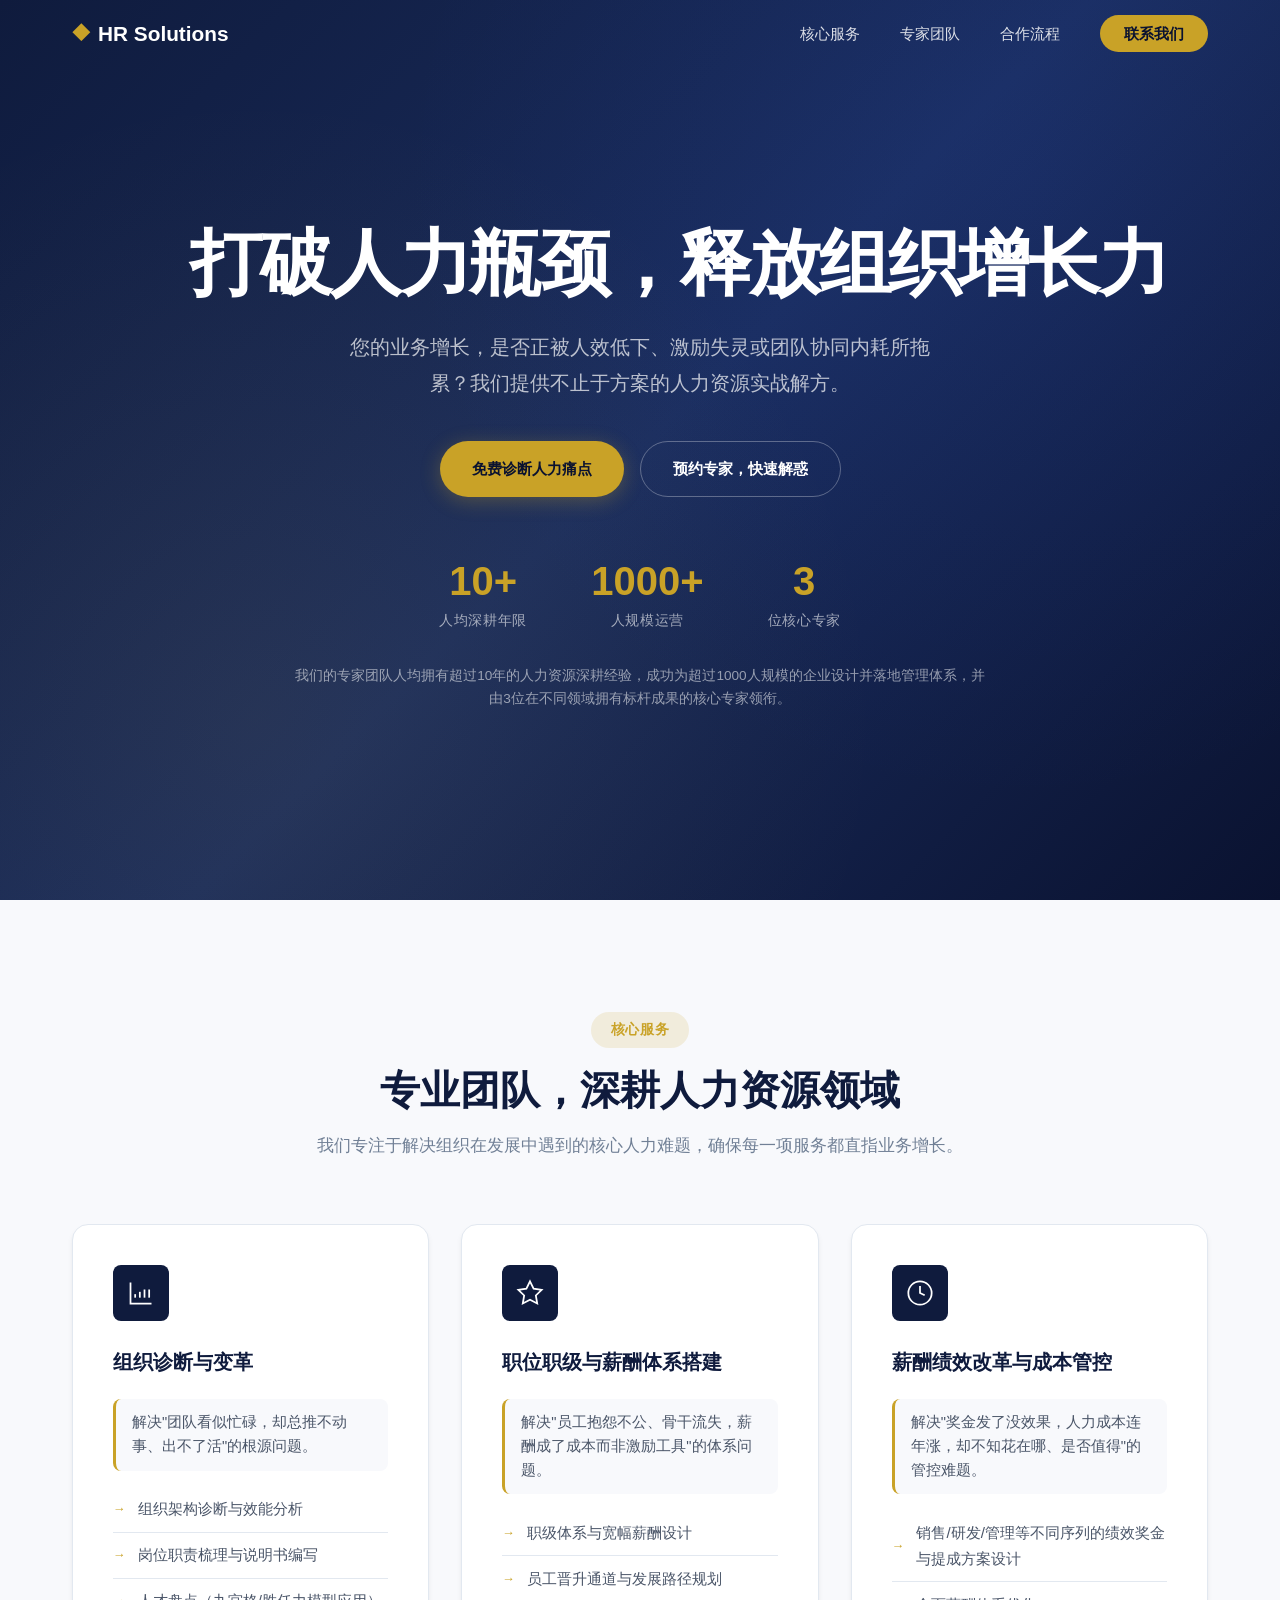
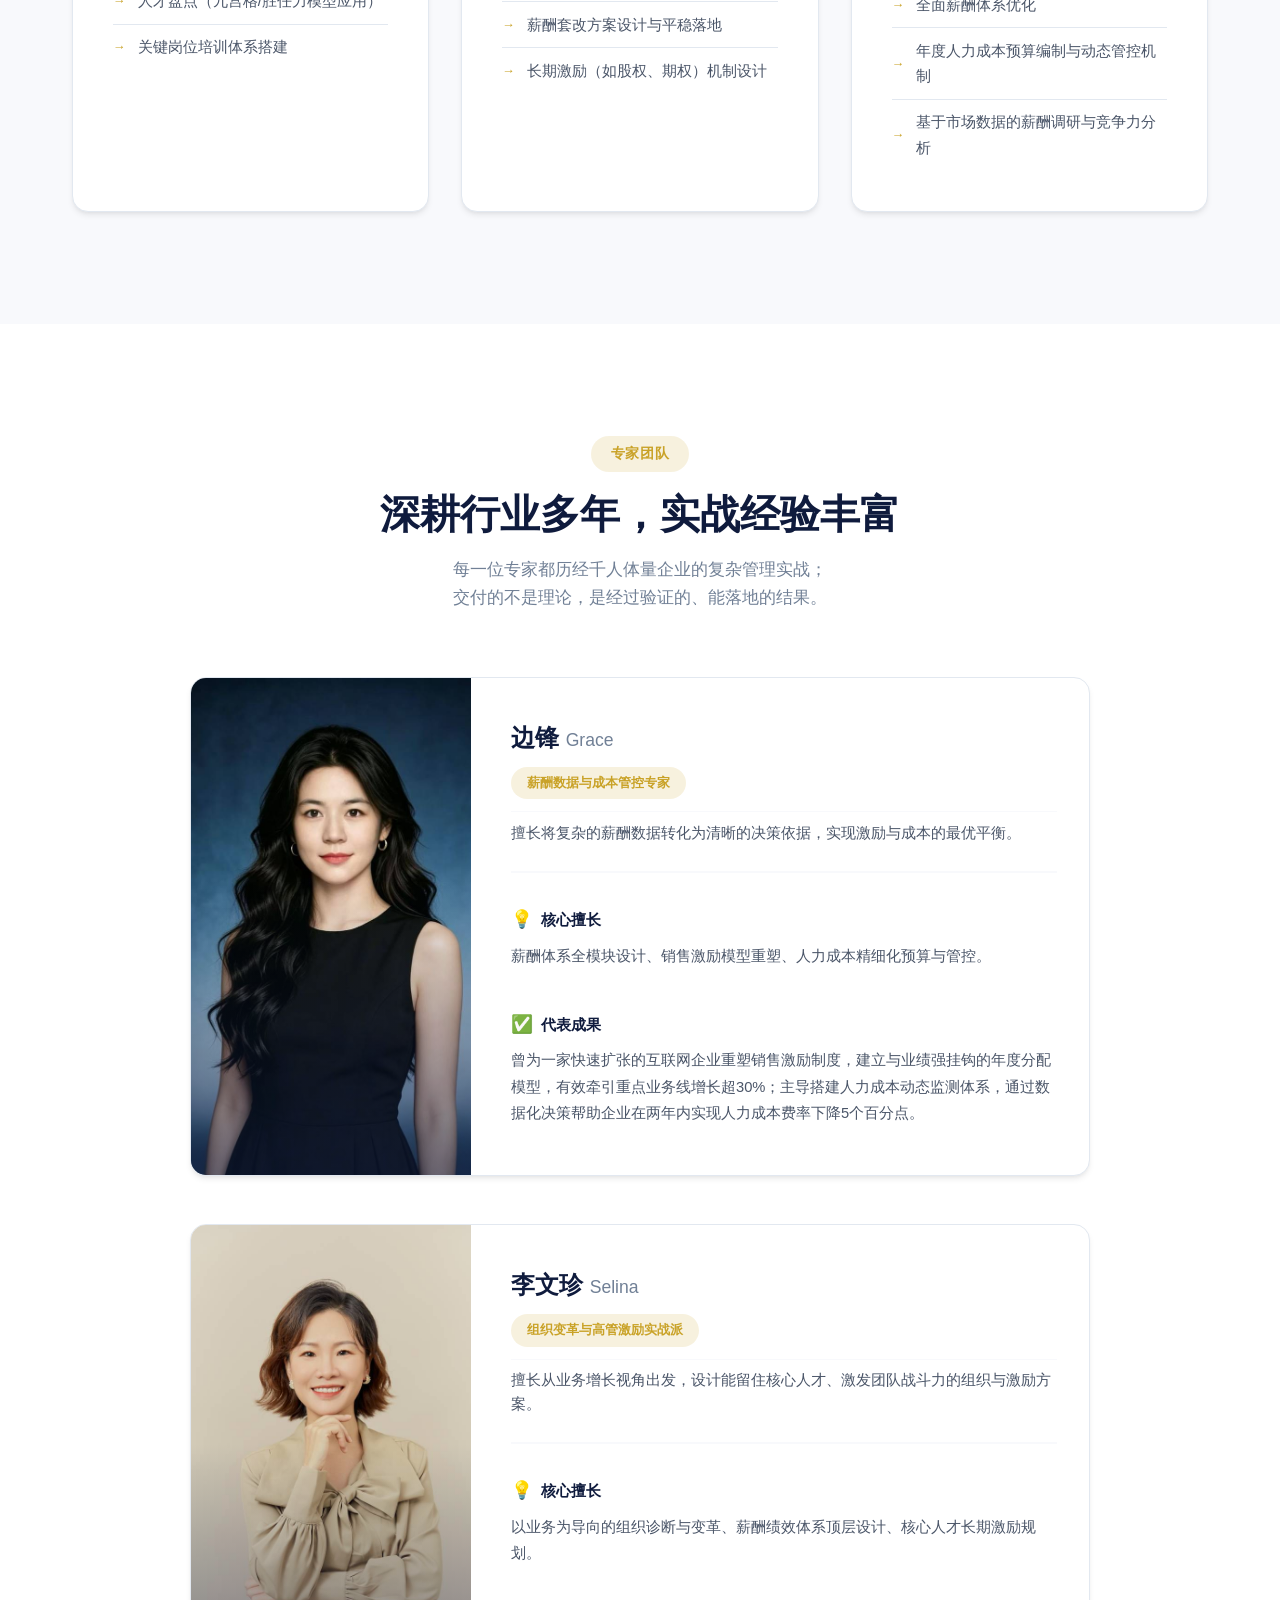
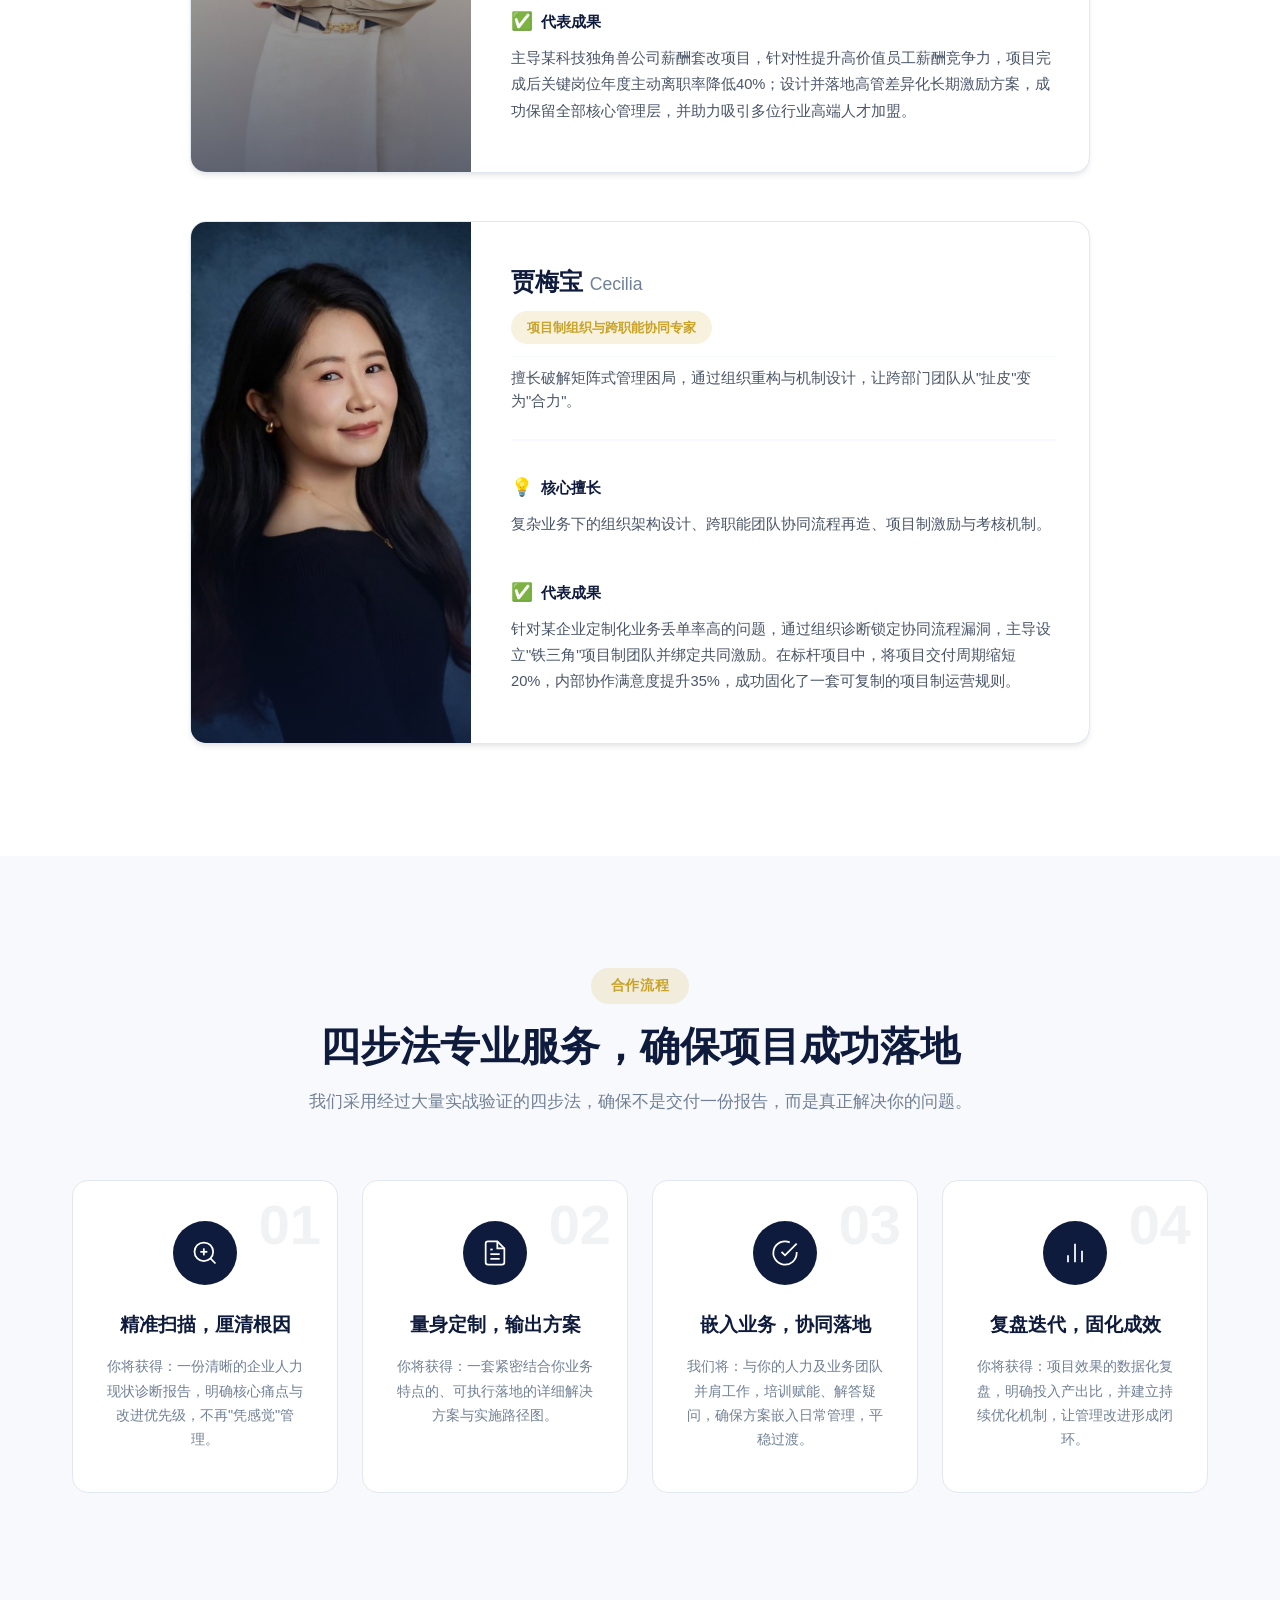
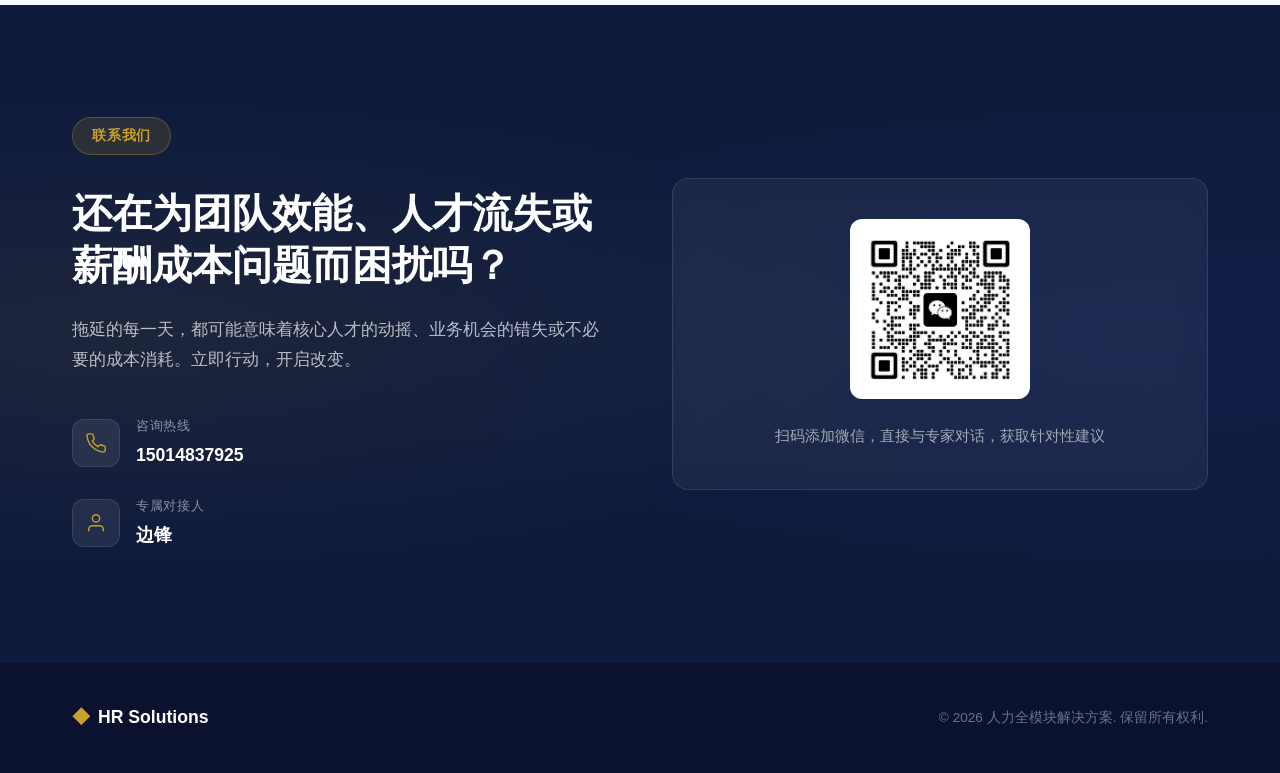
<file: index.html>
<!DOCTYPE html>
<html lang="zh-CN">
<head>
    <meta charset="UTF-8">
    <meta name="viewport" content="width=device-width, initial-scale=1.0">
    <meta name="description" content="人力全模块解决方案 - 以业务增长为导向的人力资源外包专业服务团队">
    <title>人力全模块解决方案</title>
    <link rel="stylesheet" href="css/style.css?v=6">
</head>
<body>
    <!-- Navigation -->
    <nav class="navbar" id="navbar">
        <div class="nav-container">
            <a href="#" class="nav-logo">
                <span class="logo-icon">◆</span>
                <span>HR Solutions</span>
            </a>
            <button class="menu-toggle" id="menuToggle" aria-label="切换菜单">
                <span></span>
                <span></span>
                <span></span>
            </button>
            <ul class="nav-menu" id="navMenu">
                <li><a href="#services">核心服务</a></li>
                <li><a href="#team">专家团队</a></li>
                <li><a href="#process">合作流程</a></li>
                <li><a href="#contact" class="nav-cta">联系我们</a></li>
            </ul>
        </div>
    </nav>

    <!-- Hero Section -->
    <header class="hero" id="hero">
        <div class="hero-bg"></div>
        <div class="hero-pattern"></div>
        <div class="hero-content">
            <h1 class="hero-title">
                打破人力瓶颈，释放组织增长力
            </h1>
            <p class="hero-subtitle">
                您的业务增长，是否正被人效低下、激励失灵或团队协同内耗所拖累？我们提供不止于方案的人力资源实战解方。
            </p>
            <div class="hero-cta">
                <a href="#contact" class="btn btn-primary">免费诊断人力痛点</a>
                <a href="#contact" class="btn btn-secondary">预约专家，快速解惑</a>
            </div>
            <div class="hero-stats">
                <div class="stat-item">
                    <span class="stat-number">10+</span>
                    <span class="stat-label">人均深耕年限</span>
                </div>
                <div class="stat-item">
                    <span class="stat-number">1000+</span>
                    <span class="stat-label">人规模运营</span>
                </div>
                <div class="stat-item">
                    <span class="stat-number">3</span>
                    <span class="stat-label">位核心专家</span>
                </div>
            </div>
            <p class="hero-trust">我们的专家团队人均拥有超过10年的人力资源深耕经验，成功为超过1000人规模的企业设计并落地管理体系，并由3位在不同领域拥有标杆成果的核心专家领衔。</p>
        </div>
    </header>

    <!-- Services Section -->
    <section class="services" id="services">
        <div class="container">
            <div class="section-header">
                <span class="section-tag">核心服务</span>
                <h2 class="section-title">专业团队，深耕人力资源领域</h2>
                <p class="section-desc">我们专注于解决组织在发展中遇到的核心人力难题，确保每一项服务都直指业务增长。</p>
            </div>
            <div class="services-grid">
                <div class="service-card" data-delay="0">
                    <div class="service-icon">
                        <svg viewBox="0 0 24 24" fill="none" stroke="currentColor" stroke-width="1.5">
                            <path d="M3 3v18h18"/>
                            <path d="M7 16v-3"/>
                            <path d="M11 16v-5"/>
                            <path d="M15 16v-7"/>
                            <path d="M19 16V9"/>
                        </svg>
                    </div>
                    <h3>组织诊断与变革</h3>
                    <p class="service-value">解决"团队看似忙碌，却总推不动事、出不了活"的根源问题。</p>
                    <ul class="service-list">
                        <li>组织架构诊断与效能分析</li>
                        <li>岗位职责梳理与说明书编写</li>
                        <li>人才盘点（九宫格/胜任力模型应用）</li>
                        <li>关键岗位培训体系搭建</li>
                    </ul>
                    <div class="service-hover"></div>
                </div>
                <div class="service-card" data-delay="100">
                    <div class="service-icon">
                        <svg viewBox="0 0 24 24" fill="none" stroke="currentColor" stroke-width="1.5">
                            <path d="M12 2l3.09 6.26L22 9.27l-5 4.87 1.18 6.88L12 17.77l-6.18 3.25L7 14.14 2 9.27l6.91-1.01L12 2z"/>
                        </svg>
                    </div>
                    <h3>职位职级与薪酬体系搭建</h3>
                    <p class="service-value">解决"员工抱怨不公、骨干流失，薪酬成了成本而非激励工具"的体系问题。</p>
                    <ul class="service-list">
                        <li>职级体系与宽幅薪酬设计</li>
                        <li>员工晋升通道与发展路径规划</li>
                        <li>薪酬套改方案设计与平稳落地</li>
                        <li>长期激励（如股权、期权）机制设计</li>
                    </ul>
                    <div class="service-hover"></div>
                </div>
                <div class="service-card" data-delay="200">
                    <div class="service-icon">
                        <svg viewBox="0 0 24 24" fill="none" stroke="currentColor" stroke-width="1.5">
                            <circle cx="12" cy="12" r="10"/>
                            <path d="M12 6v6l4 2"/>
                        </svg>
                    </div>
                    <h3>薪酬绩效改革与成本管控</h3>
                    <p class="service-value">解决"奖金发了没效果，人力成本连年涨，却不知花在哪、是否值得"的管控难题。</p>
                    <ul class="service-list">
                        <li>销售/研发/管理等不同序列的绩效奖金与提成方案设计</li>
                        <li>全面薪酬体系优化</li>
                        <li>年度人力成本预算编制与动态管控机制</li>
                        <li>基于市场数据的薪酬调研与竞争力分析</li>
                    </ul>
                    <div class="service-hover"></div>
                </div>
            </div>
        </div>
    </section>

    <!-- Team Section -->
    <section class="team" id="team">
        <div class="container">
            <div class="section-header">
                <span class="section-tag">专家团队</span>
                <h2 class="section-title">深耕行业多年，实战经验丰富</h2>
                <p class="section-desc">每一位专家都历经千人体量企业的复杂管理实战；<br>交付的不是理论，是经过验证的、能落地的结果。</p>
            </div>
            <div class="team-grid">
                <!-- Member 1: 边锋 -->
                <div class="team-card">
                    <div class="team-image">
                        <img src="images/bianfeng.jpg" alt="边锋/Grace">
                        <div class="team-image-overlay"></div>
                    </div>
                    <div class="team-content">
                        <div class="team-header">
                            <h3>边锋 <span class="team-en">Grace</span></h3>
                            <span class="team-badge">薪酬数据与成本管控专家</span>
                        <p class="team-summary">擅长将复杂的薪酬数据转化为清晰的决策依据，实现激励与成本的最优平衡。</p>
                        </div>
                        <div class="team-section">
                            <h4><span class="section-icon">💡</span>核心擅长</h4>
                            <p>薪酬体系全模块设计、销售激励模型重塑、人力成本精细化预算与管控。</p>
                        </div>
                        <div class="team-section">
                            <h4><span class="section-icon">✅</span>代表成果</h4>
                            <p>曾为一家快速扩张的互联网企业重塑销售激励制度，建立与业绩强挂钩的年度分配模型，有效牵引重点业务线增长超30%；主导搭建人力成本动态监测体系，通过数据化决策帮助企业在两年内实现人力成本费率下降5个百分点。</p>
                        </div>
                    </div>
                </div>

                <!-- Member 2: 李文珍 -->
                <div class="team-card">
                    <div class="team-image">
                        <img src="images/grace.jpg" alt="李文珍/Selina">
                        <div class="team-image-overlay"></div>
                    </div>
                    <div class="team-content">
                        <div class="team-header">
                            <h3>李文珍 <span class="team-en">Selina</span></h3>
                            <span class="team-badge">组织变革与高管激励实战派</span>
                        <p class="team-summary">擅长从业务增长视角出发，设计能留住核心人才、激发团队战斗力的组织与激励方案。</p>
                        </div>
                        <div class="team-section">
                            <h4><span class="section-icon">💡</span>核心擅长</h4>
                            <p>以业务为导向的组织诊断与变革、薪酬绩效体系顶层设计、核心人才长期激励规划。</p>
                        </div>
                        <div class="team-section">
                            <h4><span class="section-icon">✅</span>代表成果</h4>
                            <p>主导某科技独角兽公司薪酬套改项目，针对性提升高价值员工薪酬竞争力，项目完成后关键岗位年度主动离职率降低40%；设计并落地高管差异化长期激励方案，成功保留全部核心管理层，并助力吸引多位行业高端人才加盟。</p>
                        </div>
                    </div>
                </div>

                <!-- Member 3: 贾梅宝 -->
                <div class="team-card">
                    <div class="team-image">
                        <img src="images/selina.jpg" alt="贾梅宝/Cecilia">
                        <div class="team-image-overlay"></div>
                    </div>
                    <div class="team-content">
                        <div class="team-header">
                            <h3>贾梅宝 <span class="team-en">Cecilia</span></h3>
                            <span class="team-badge">项目制组织与跨职能协同专家</span>
                        <p class="team-summary">擅长破解矩阵式管理困局，通过组织重构与机制设计，让跨部门团队从"扯皮"变为"合力"。</p>
                        </div>
                        <div class="team-section">
                            <h4><span class="section-icon">💡</span>核心擅长</h4>
                            <p>复杂业务下的组织架构设计、跨职能团队协同流程再造、项目制激励与考核机制。</p>
                        </div>
                        <div class="team-section">
                            <h4><span class="section-icon">✅</span>代表成果</h4>
                            <p>针对某企业定制化业务丢单率高的问题，通过组织诊断锁定协同流程漏洞，主导设立"铁三角"项目制团队并绑定共同激励。在标杆项目中，将项目交付周期缩短20%，内部协作满意度提升35%，成功固化了一套可复制的项目制运营规则。</p>
                        </div>
                    </div>
                </div>
            </div>
        </div>
    </section>

    <!-- Process Section -->
    <section class="process" id="process">
        <div class="container">
            <div class="section-header">
                <span class="section-tag">合作流程</span>
                <h2 class="section-title">四步法专业服务，确保项目成功落地</h2>
                <p class="section-desc">我们采用经过大量实战验证的四步法，确保不是交付一份报告，而是真正解决你的问题。</p>
            </div>
            <div class="process-grid">
                <div class="process-card">
                    <div class="process-number">01</div>
                    <div class="process-icon">
                        <svg viewBox="0 0 24 24" fill="none" stroke="currentColor" stroke-width="1.5">
                            <circle cx="11" cy="11" r="8"/>
                            <path d="M21 21l-4.35-4.35"/>
                            <path d="M11 8v6"/>
                            <path d="M8 11h6"/>
                        </svg>
                    </div>
                    <h3>精准扫描，厘清根因</h3>
                    <p>你将获得：一份清晰的企业人力现状诊断报告，明确核心痛点与改进优先级，不再"凭感觉"管理。</p>
                </div>
                <div class="process-connector"></div>
                <div class="process-card">
                    <div class="process-number">02</div>
                    <div class="process-icon">
                        <svg viewBox="0 0 24 24" fill="none" stroke="currentColor" stroke-width="1.5">
                            <path d="M14 2H6a2 2 0 00-2 2v16a2 2 0 002 2h12a2 2 0 002-2V8z"/>
                            <polyline points="14 2 14 8 20 8"/>
                            <line x1="16" y1="13" x2="8" y2="13"/>
                            <line x1="16" y1="17" x2="8" y2="17"/>
                            <polyline points="10 9 9 9 8 9"/>
                        </svg>
                    </div>
                    <h3>量身定制，输出方案</h3>
                    <p>你将获得：一套紧密结合你业务特点的、可执行落地的详细解决方案与实施路径图。</p>
                </div>
                <div class="process-connector"></div>
                <div class="process-card">
                    <div class="process-number">03</div>
                    <div class="process-icon">
                        <svg viewBox="0 0 24 24" fill="none" stroke="currentColor" stroke-width="1.5">
                            <path d="M22 11.08V12a10 10 0 11-5.93-9.14"/>
                            <polyline points="22 4 12 14.01 9 11.01"/>
                        </svg>
                    </div>
                    <h3>嵌入业务，协同落地</h3>
                    <p>我们将：与你的人力及业务团队并肩工作，培训赋能、解答疑问，确保方案嵌入日常管理，平稳过渡。</p>
                </div>
                <div class="process-connector"></div>
                <div class="process-card">
                    <div class="process-number">04</div>
                    <div class="process-icon">
                        <svg viewBox="0 0 24 24" fill="none" stroke="currentColor" stroke-width="1.5">
                            <path d="M18 20V10"/>
                            <path d="M12 20V4"/>
                            <path d="M6 20v-6"/>
                        </svg>
                    </div>
                    <h3>复盘迭代，固化成效</h3>
                    <p>你将获得：项目效果的数据化复盘，明确投入产出比，并建立持续优化机制，让管理改进形成闭环。</p>
                </div>
            </div>
        </div>
    </section>

    <!-- Contact Section -->
    <section class="contact" id="contact">
        <div class="contact-bg"></div>
        <div class="container">
            <div class="contact-content">
                <div class="contact-info">
                    <span class="section-tag">联系我们</span>
                    <h2>还在为团队效能、人才流失或薪酬成本问题而困扰吗？</h2>
                    <p>拖延的每一天，都可能意味着核心人才的动摇、业务机会的错失或不必要的成本消耗。立即行动，开启改变。</p>
                    <div class="contact-details">
                        <div class="contact-item">
                            <div class="contact-icon">
                                <svg viewBox="0 0 24 24" fill="none" stroke="currentColor" stroke-width="1.5">
                                    <path d="M22 16.92v3a2 2 0 01-2.18 2 19.79 19.79 0 01-8.63-3.07 19.5 19.5 0 01-6-6 19.79 19.79 0 01-3.07-8.67A2 2 0 014.11 2h3a2 2 0 012 1.72 12.84 12.84 0 00.7 2.81 2 2 0 01-.45 2.11L8.09 9.91a16 16 0 006 6l1.27-1.27a2 2 0 012.11-.45 12.84 12.84 0 002.81.7A2 2 0 0122 16.92z"/>
                                </svg>
                            </div>
                            <div>
                                <span class="contact-label">咨询热线</span>
                                <span class="contact-value">15014837925</span>
                            </div>
                        </div>
                        <div class="contact-item">
                            <div class="contact-icon">
                                <svg viewBox="0 0 24 24" fill="none" stroke="currentColor" stroke-width="1.5">
                                    <path d="M20 21v-2a4 4 0 00-4-4H8a4 4 0 00-4 4v2"/>
                                    <circle cx="12" cy="7" r="4"/>
                                </svg>
                            </div>
                            <div>
                                <span class="contact-label">专属对接人</span>
                                <span class="contact-value">边锋</span>
                            </div>
                        </div>
                    </div>
                </div>
                <div class="contact-card">
                    <div class="contact-card-inner">
                        <img src="images/qrcode.jpg" alt="扫码添加微信" class="qrcode-img">
                        <p class="qrcode-text">扫码添加微信，直接与专家对话，获取针对性建议</p>
                    </div>
                </div>
            </div>
        </div>
    </section>

    <!-- Footer -->
    <footer class="footer">
        <div class="container">
            <div class="footer-content">
                <div class="footer-brand">
                    <span class="logo-icon">◆</span>
                    <span>HR Solutions</span>
                </div>
                <p class="footer-copy">© 2026 人力全模块解决方案. 保留所有权利.</p>
            </div>
        </div>
    </footer>

    <script src="js/main.js"></script>
</body>
</html>
<!-- cache bust 1783321116 -->
</file>
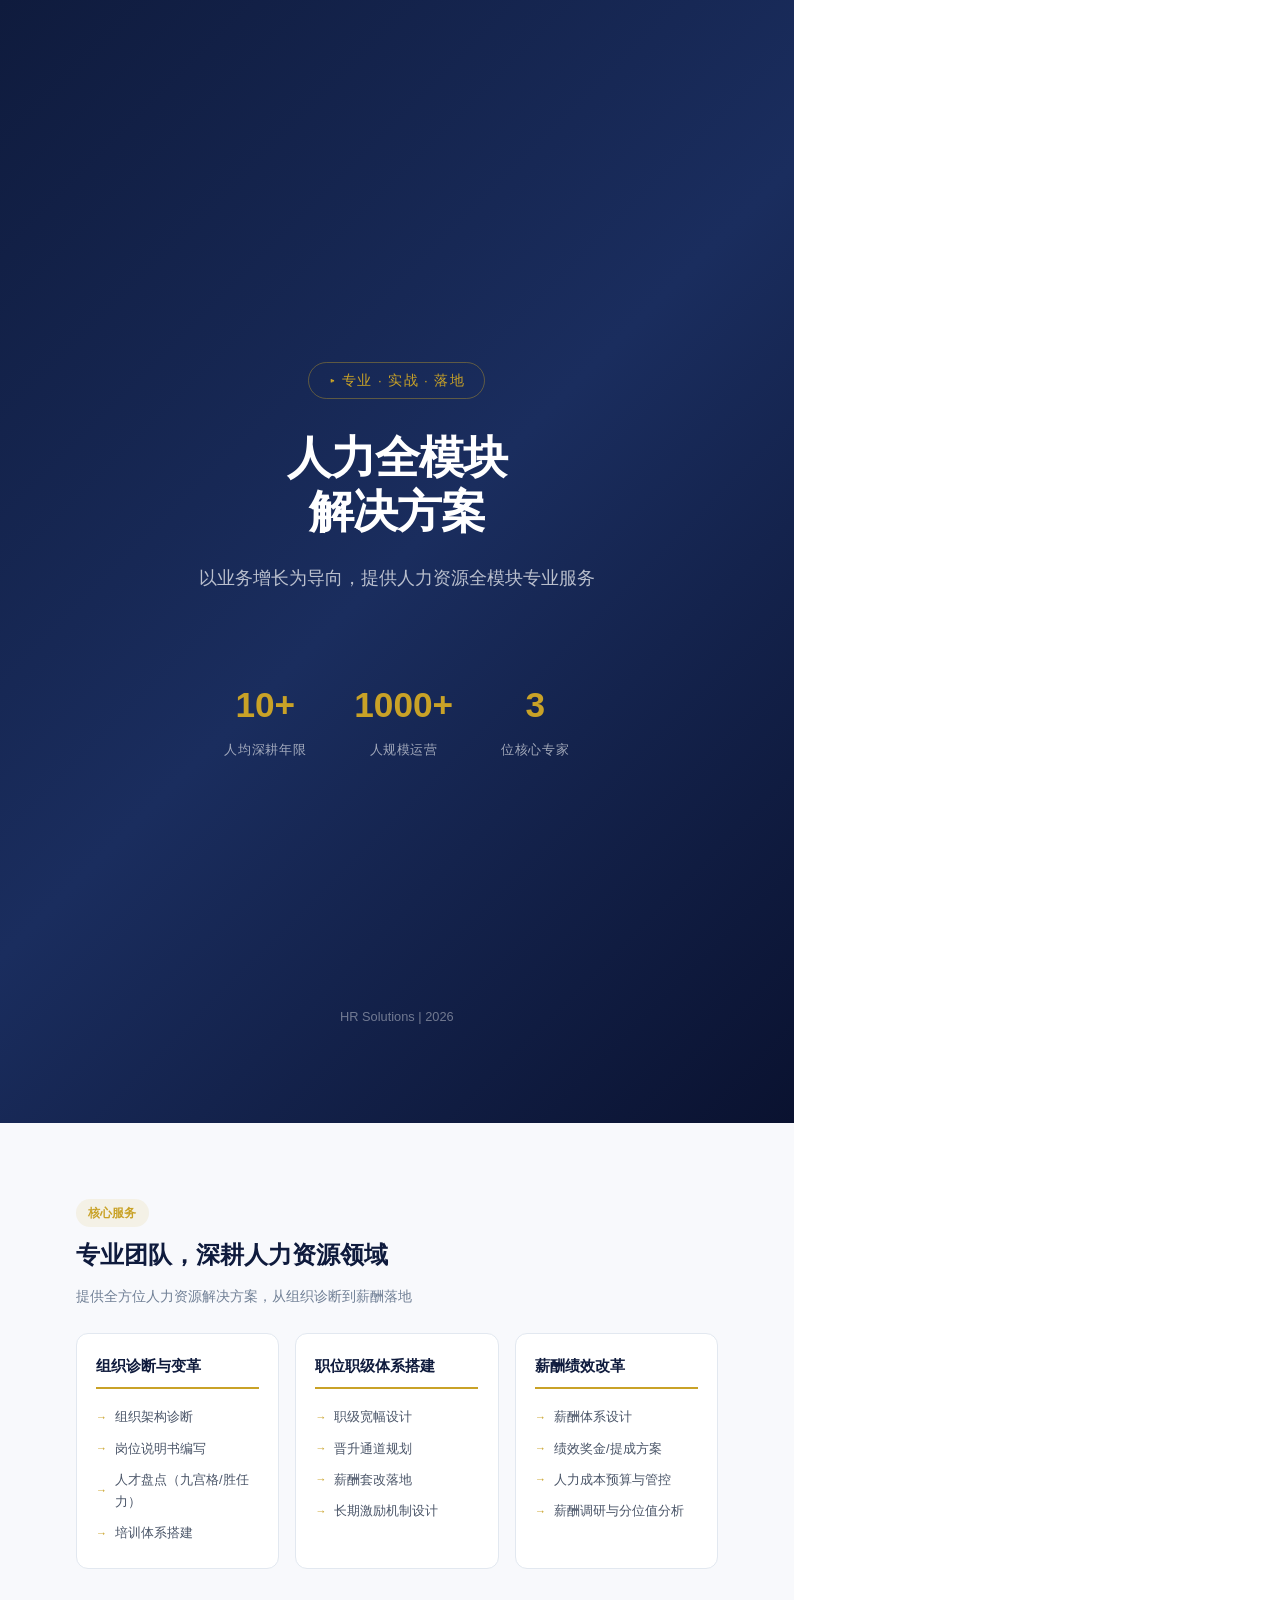
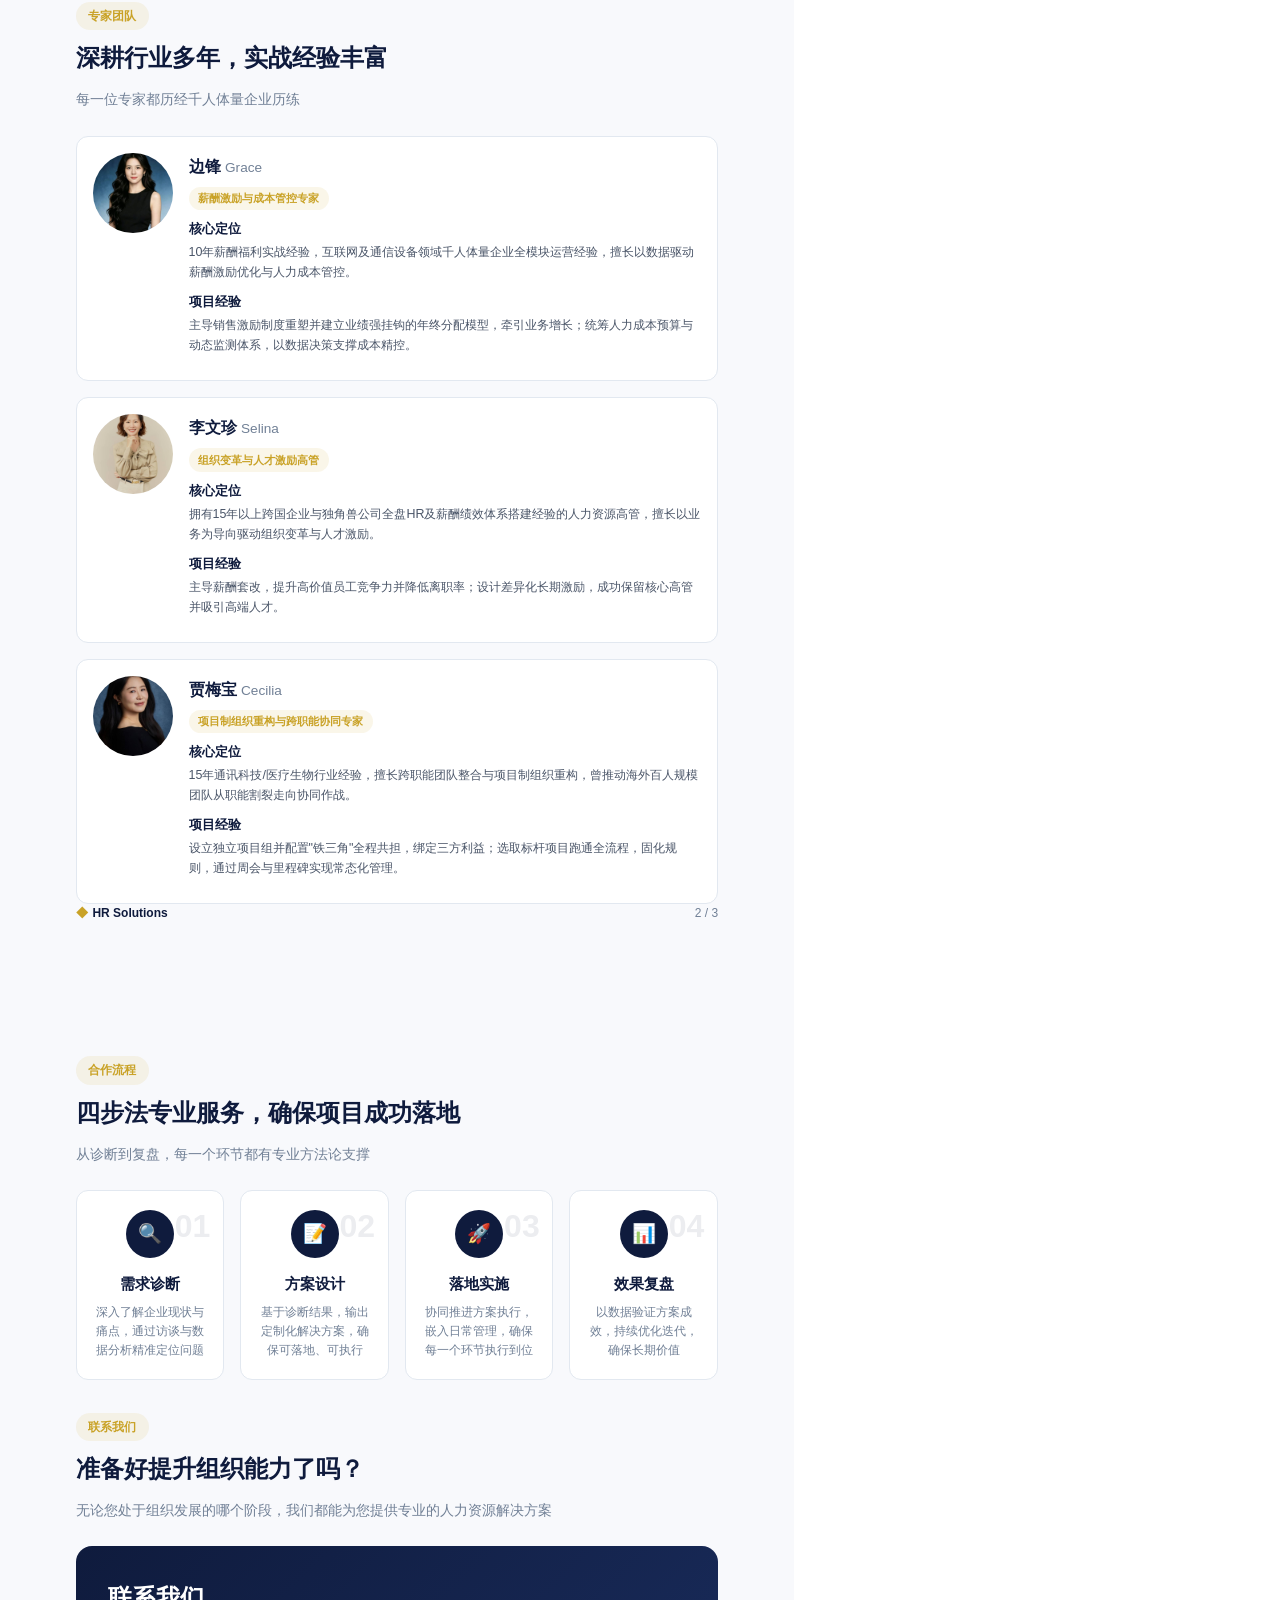
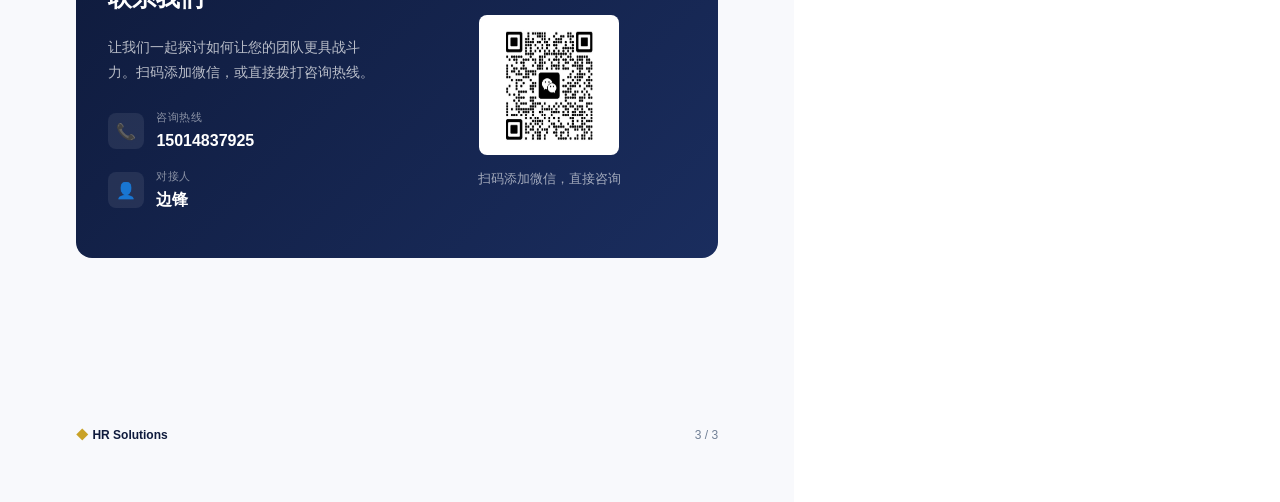
<file: brochure.html>
<!DOCTYPE html>
<html lang="zh-CN">
<head>
    <meta charset="UTF-8">
    <title>人力全模块解决方案</title>
    <style>
        @page {
            size: A4;
            margin: 0;
        }
        
        * {
            margin: 0;
            padding: 0;
            box-sizing: border-box;
        }
        
        body {
            font-family: -apple-system, BlinkMacSystemFont, 'Segoe UI', 'PingFang SC', 'Microsoft YaHei', sans-serif;
            color: #1a1a2e;
            line-height: 1.7;
            background: #fff;
        }
        
        .page {
            width: 210mm;
            min-height: 297mm;
            padding: 20mm;
            position: relative;
            overflow: hidden;
            page-break-after: always;
        }
        
        .page:last-child {
            page-break-after: auto;
        }
        
        /* ===== PAGE 1: COVER ===== */
        .page-cover {
            background: linear-gradient(135deg, #0f1b3d 0%, #1a2d5e 50%, #0a1230 100%);
            display: flex;
            flex-direction: column;
            justify-content: center;
            align-items: center;
            text-align: center;
            color: white;
        }
        
        .cover-badge {
            display: inline-block;
            padding: 0.4rem 1.2rem;
            border: 1px solid rgba(201, 162, 39, 0.4);
            border-radius: 50px;
            color: #c9a227;
            font-size: 0.85rem;
            font-weight: 500;
            letter-spacing: 0.1em;
            margin-bottom: 2rem;
        }
        
        .cover-title {
            font-size: 2.8rem;
            font-weight: 800;
            line-height: 1.2;
            margin-bottom: 1.5rem;
            letter-spacing: -0.02em;
        }
        
        .cover-subtitle {
            font-size: 1.1rem;
            color: rgba(255, 255, 255, 0.7);
            max-width: 400px;
            margin-bottom: 3rem;
            line-height: 1.8;
        }
        
        .cover-stats {
            display: flex;
            gap: 3rem;
            margin-top: 2rem;
        }
        
        .cover-stat {
            text-align: center;
        }
        
        .cover-stat-num {
            display: block;
            font-size: 2.2rem;
            font-weight: 800;
            color: #c9a227;
        }
        
        .cover-stat-label {
            display: block;
            font-size: 0.8rem;
            color: rgba(255, 255, 255, 0.6);
            margin-top: 0.3rem;
            letter-spacing: 0.05em;
        }
        
        .cover-footer {
            position: absolute;
            bottom: 25mm;
            left: 0;
            right: 0;
            text-align: center;
        }
        
        .cover-footer p {
            color: rgba(255, 255, 255, 0.4);
            font-size: 0.8rem;
        }
        
        /* ===== PAGE 2: SERVICES + TEAM ===== */
        .page-content {
            background: #f8f9fc;
        }
        
        .section-header {
            margin-bottom: 1.5rem;
        }
        
        .section-tag {
            display: inline-block;
            padding: 0.25rem 0.8rem;
            background: rgba(201, 162, 39, 0.1);
            color: #c9a227;
            border-radius: 50px;
            font-size: 0.75rem;
            font-weight: 600;
            margin-bottom: 0.5rem;
        }
        
        .section-title {
            font-size: 1.5rem;
            font-weight: 700;
            color: #0f1b3d;
            margin-bottom: 0.5rem;
        }
        
        .section-desc {
            color: #718096;
            font-size: 0.9rem;
        }
        
        .services-grid {
            display: grid;
            grid-template-columns: repeat(3, 1fr);
            gap: 1rem;
            margin-bottom: 2rem;
        }
        
        .service-card {
            background: white;
            border-radius: 12px;
            padding: 1.2rem;
            border: 1px solid #e2e8f0;
        }
        
        .service-card h3 {
            font-size: 0.95rem;
            font-weight: 700;
            color: #0f1b3d;
            margin-bottom: 0.8rem;
            padding-bottom: 0.5rem;
            border-bottom: 2px solid #c9a227;
        }
        
        .service-card ul {
            list-style: none;
        }
        
        .service-card li {
            padding: 0.3rem 0;
            color: #4a5568;
            font-size: 0.8rem;
            display: flex;
            align-items: center;
            gap: 0.5rem;
        }
        
        .service-card li::before {
            content: '→';
            color: #c9a227;
            font-weight: 700;
            font-size: 0.7rem;
        }
        
        .team-grid {
            display: flex;
            flex-direction: column;
            gap: 1rem;
        }
        
        .team-card {
            display: grid;
            grid-template-columns: 80px 1fr;
            gap: 1rem;
            background: white;
            border-radius: 12px;
            padding: 1rem;
            border: 1px solid #e2e8f0;
            align-items: start;
        }
        
        .team-avatar {
            width: 80px;
            height: 80px;
            border-radius: 50%;
            overflow: hidden;
            flex-shrink: 0;
            background: linear-gradient(135deg, #1a2d5e, #0f1b3d);
            display: flex;
            align-items: center;
            justify-content: center;
            color: white;
            font-size: 1.8rem;
            font-weight: 700;
        }
        
        .team-avatar img {
            width: 100%;
            height: 100%;
            object-fit: cover;
        }
        
        .team-info h3 {
            font-size: 1rem;
            font-weight: 700;
            color: #0f1b3d;
            margin-bottom: 0.2rem;
        }
        
        .team-en {
            font-weight: 400;
            color: #718096;
            font-size: 0.85rem;
        }
        
        .team-badge {
            display: inline-block;
            padding: 0.15rem 0.6rem;
            background: rgba(201, 162, 39, 0.1);
            color: #c9a227;
            border-radius: 50px;
            font-size: 0.7rem;
            font-weight: 600;
            margin-bottom: 0.5rem;
        }
        
        .team-section {
            margin-bottom: 0.5rem;
        }
        
        .team-section h4 {
            font-size: 0.8rem;
            font-weight: 600;
            color: #0f1b3d;
            margin-bottom: 0.2rem;
        }
        
        .team-section p {
            color: #4a5568;
            font-size: 0.78rem;
            line-height: 1.6;
        }
        
        /* ===== PAGE 3: PROCESS + CONTACT ===== */
        .process-grid {
            display: grid;
            grid-template-columns: repeat(4, 1fr);
            gap: 1rem;
            margin-bottom: 2rem;
        }
        
        .process-card {
            background: white;
            border-radius: 12px;
            padding: 1.2rem;
            text-align: center;
            border: 1px solid #e2e8f0;
            position: relative;
        }
        
        .process-number {
            font-size: 2rem;
            font-weight: 800;
            color: rgba(15, 27, 61, 0.08);
            position: absolute;
            top: 0.5rem;
            right: 0.8rem;
        }
        
        .process-icon {
            width: 48px;
            height: 48px;
            background: #0f1b3d;
            border-radius: 50%;
            display: flex;
            align-items: center;
            justify-content: center;
            margin: 0 auto 0.8rem;
            color: white;
            font-size: 1.2rem;
        }
        
        .process-card h3 {
            font-size: 0.95rem;
            font-weight: 700;
            color: #0f1b3d;
            margin-bottom: 0.4rem;
        }
        
        .process-card p {
            color: #718096;
            font-size: 0.78rem;
            line-height: 1.5;
        }
        
        .contact-box {
            background: linear-gradient(135deg, #0f1b3d 0%, #1a2d5e 100%);
            border-radius: 16px;
            padding: 2rem;
            color: white;
            display: grid;
            grid-template-columns: 1fr 1fr;
            gap: 2rem;
            align-items: center;
        }
        
        .contact-info h2 {
            font-size: 1.5rem;
            font-weight: 700;
            margin-bottom: 1rem;
        }
        
        .contact-info p {
            color: rgba(255, 255, 255, 0.7);
            font-size: 0.9rem;
            line-height: 1.7;
            margin-bottom: 1.5rem;
        }
        
        .contact-item {
            display: flex;
            align-items: center;
            gap: 0.8rem;
            margin-bottom: 0.8rem;
        }
        
        .contact-item-icon {
            width: 36px;
            height: 36px;
            background: rgba(255, 255, 255, 0.08);
            border-radius: 8px;
            display: flex;
            align-items: center;
            justify-content: center;
            color: #c9a227;
            font-size: 1rem;
            flex-shrink: 0;
        }
        
        .contact-item-label {
            display: block;
            font-size: 0.7rem;
            color: rgba(255, 255, 255, 0.5);
            letter-spacing: 0.05em;
        }
        
        .contact-item-value {
            display: block;
            font-size: 1rem;
            color: white;
            font-weight: 600;
        }
        
        .contact-qrcode {
            text-align: center;
            display: flex;
            flex-direction: column;
            align-items: center;
            justify-content: center;
        }
        
        .contact-qrcode img {
            width: 140px;
            height: 140px;
            border-radius: 8px;
            background: white;
            padding: 6px;
        }
        
        .contact-qrcode p {
            color: rgba(255, 255, 255, 0.6);
            font-size: 0.8rem;
            margin-top: 0.8rem;
        }
        
        .page-footer {
            position: absolute;
            bottom: 15mm;
            left: 20mm;
            right: 20mm;
            display: flex;
            justify-content: space-between;
            align-items: center;
            color: #718096;
            font-size: 0.75rem;
        }
        
        .page-footer .logo {
            font-weight: 700;
            color: #0f1b3d;
            display: flex;
            align-items: center;
            gap: 0.3rem;
        }
        
        .page-footer .logo-icon {
            color: #c9a227;
        }
    </style>
</head>
<body>
    <!-- PAGE 1: Cover -->
    <div class="page page-cover">
        <div class="cover-badge">▸ 专业 · 实战 · 落地</div>
        <h1 class="cover-title">人力全模块<br>解决方案</h1>
        <p class="cover-subtitle">以业务增长为导向，提供人力资源全模块专业服务</p>
        
        <div class="cover-stats">
            <div class="cover-stat">
                <span class="cover-stat-num">10+</span>
                <span class="cover-stat-label">人均深耕年限</span>
            </div>
            <div class="cover-stat">
                <span class="cover-stat-num">1000+</span>
                <span class="cover-stat-label">人规模运营</span>
            </div>
            <div class="cover-stat">
                <span class="cover-stat-num">3</span>
                <span class="cover-stat-label">位核心专家</span>
            </div>
        </div>
        
        <div class="cover-footer">
            <p>HR Solutions | 2026</p>
        </div>
    </div>
    
    <!-- PAGE 2: Services + Team -->
    <div class="page page-content">
        <div class="section-header">
            <span class="section-tag">核心服务</span>
            <h2 class="section-title">专业团队，深耕人力资源领域</h2>
            <p class="section-desc">提供全方位人力资源解决方案，从组织诊断到薪酬落地</p>
        </div>
        
        <div class="services-grid">
            <div class="service-card">
                <h3>组织诊断与变革</h3>
                <ul>
                    <li>组织架构诊断</li>
                    <li>岗位说明书编写</li>
                    <li>人才盘点（九宫格/胜任力）</li>
                    <li>培训体系搭建</li>
                </ul>
            </div>
            <div class="service-card">
                <h3>职位职级体系搭建</h3>
                <ul>
                    <li>职级宽幅设计</li>
                    <li>晋升通道规划</li>
                    <li>薪酬套改落地</li>
                    <li>长期激励机制设计</li>
                </ul>
            </div>
            <div class="service-card">
                <h3>薪酬绩效改革</h3>
                <ul>
                    <li>薪酬体系设计</li>
                    <li>绩效奖金/提成方案</li>
                    <li>人力成本预算与管控</li>
                    <li>薪酬调研与分位值分析</li>
                </ul>
            </div>
        </div>
        
        <div class="section-header" style="margin-top: 1.5rem;">
            <span class="section-tag">专家团队</span>
            <h2 class="section-title">深耕行业多年，实战经验丰富</h2>
            <p class="section-desc">每一位专家都历经千人体量企业历练</p>
        </div>
        
        <div class="team-grid">
            <div class="team-card">
                <div class="team-avatar"><img src="images/bianfeng.jpg" alt="边锋"></div>
                <div class="team-info">
                    <h3>边锋 <span class="team-en">Grace</span></h3>
                    <span class="team-badge">薪酬激励与成本管控专家</span>
                    <div class="team-section">
                        <h4>核心定位</h4>
                        <p>10年薪酬福利实战经验，互联网及通信设备领域千人体量企业全模块运营经验，擅长以数据驱动薪酬激励优化与人力成本管控。</p>
                    </div>
                    <div class="team-section">
                        <h4>项目经验</h4>
                        <p>主导销售激励制度重塑并建立业绩强挂钩的年终分配模型，牵引业务增长；统筹人力成本预算与动态监测体系，以数据决策支撑成本精控。</p>
                    </div>
                </div>
            </div>
            
            <div class="team-card">
                <div class="team-avatar"><img src="images/grace.jpg" alt="李文珍"></div>
                <div class="team-info">
                    <h3>李文珍 <span class="team-en">Selina</span></h3>
                    <span class="team-badge">组织变革与人才激励高管</span>
                    <div class="team-section">
                        <h4>核心定位</h4>
                        <p>拥有15年以上跨国企业与独角兽公司全盘HR及薪酬绩效体系搭建经验的人力资源高管，擅长以业务为导向驱动组织变革与人才激励。</p>
                    </div>
                    <div class="team-section">
                        <h4>项目经验</h4>
                        <p>主导薪酬套改，提升高价值员工竞争力并降低离职率；设计差异化长期激励，成功保留核心高管并吸引高端人才。</p>
                    </div>
                </div>
            </div>
            
            <div class="team-card">
                <div class="team-avatar"><img src="images/selina.jpg" alt="贾梅宝"></div>
                <div class="team-info">
                    <h3>贾梅宝 <span class="team-en">Cecilia</span></h3>
                    <span class="team-badge">项目制组织重构与跨职能协同专家</span>
                    <div class="team-section">
                        <h4>核心定位</h4>
                        <p>15年通讯科技/医疗生物行业经验，擅长跨职能团队整合与项目制组织重构，曾推动海外百人规模团队从职能割裂走向协同作战。</p>
                    </div>
                    <div class="team-section">
                        <h4>项目经验</h4>
                        <p>设立独立项目组并配置"铁三角"全程共担，绑定三方利益；选取标杆项目跑通全流程，固化规则，通过周会与里程碑实现常态化管理。</p>
                    </div>
                </div>
            </div>
        </div>
        
        <div class="page-footer">
            <span class="logo"><span class="logo-icon">◆</span> HR Solutions</span>
            <span>2 / 3</span>
        </div>
    </div>
    
    <!-- PAGE 3: Process + Contact -->
    <div class="page page-content">
        <div class="section-header">
            <span class="section-tag">合作流程</span>
            <h2 class="section-title">四步法专业服务，确保项目成功落地</h2>
            <p class="section-desc">从诊断到复盘，每一个环节都有专业方法论支撑</p>
        </div>
        
        <div class="process-grid">
            <div class="process-card">
                <span class="process-number">01</span>
                <div class="process-icon">🔍</div>
                <h3>需求诊断</h3>
                <p>深入了解企业现状与痛点，通过访谈与数据分析精准定位问题</p>
            </div>
            <div class="process-card">
                <span class="process-number">02</span>
                <div class="process-icon">📝</div>
                <h3>方案设计</h3>
                <p>基于诊断结果，输出定制化解决方案，确保可落地、可执行</p>
            </div>
            <div class="process-card">
                <span class="process-number">03</span>
                <div class="process-icon">🚀</div>
                <h3>落地实施</h3>
                <p>协同推进方案执行，嵌入日常管理，确保每一个环节执行到位</p>
            </div>
            <div class="process-card">
                <span class="process-number">04</span>
                <div class="process-icon">📊</div>
                <h3>效果复盘</h3>
                <p>以数据验证方案成效，持续优化迭代，确保长期价值</p>
            </div>
        </div>
        
        <div class="section-header" style="margin-top: 2rem;">
            <span class="section-tag">联系我们</span>
            <h2 class="section-title">准备好提升组织能力了吗？</h2>
            <p class="section-desc">无论您处于组织发展的哪个阶段，我们都能为您提供专业的人力资源解决方案</p>
        </div>
        
        <div class="contact-box">
            <div class="contact-info">
                <h2>联系我们</h2>
                <p>让我们一起探讨如何让您的团队更具战斗力。扫码添加微信，或直接拨打咨询热线。</p>
                <div class="contact-item">
                    <div class="contact-item-icon">📞</div>
                    <div>
                        <span class="contact-item-label">咨询热线</span>
                        <span class="contact-item-value">15014837925</span>
                    </div>
                </div>
                <div class="contact-item">
                    <div class="contact-item-icon">👤</div>
                    <div>
                        <span class="contact-item-label">对接人</span>
                        <span class="contact-item-value">边锋</span>
                    </div>
                </div>
            </div>
            <div class="contact-qrcode">
                <img src="images/qrcode.jpg" alt="微信二维码">
                <p>扫码添加微信，直接咨询</p>
            </div>
        </div>
        
        <div class="page-footer">
            <span class="logo"><span class="logo-icon">◆</span> HR Solutions</span>
            <span>3 / 3</span>
        </div>
    </div>
</body>
</html>
</file>
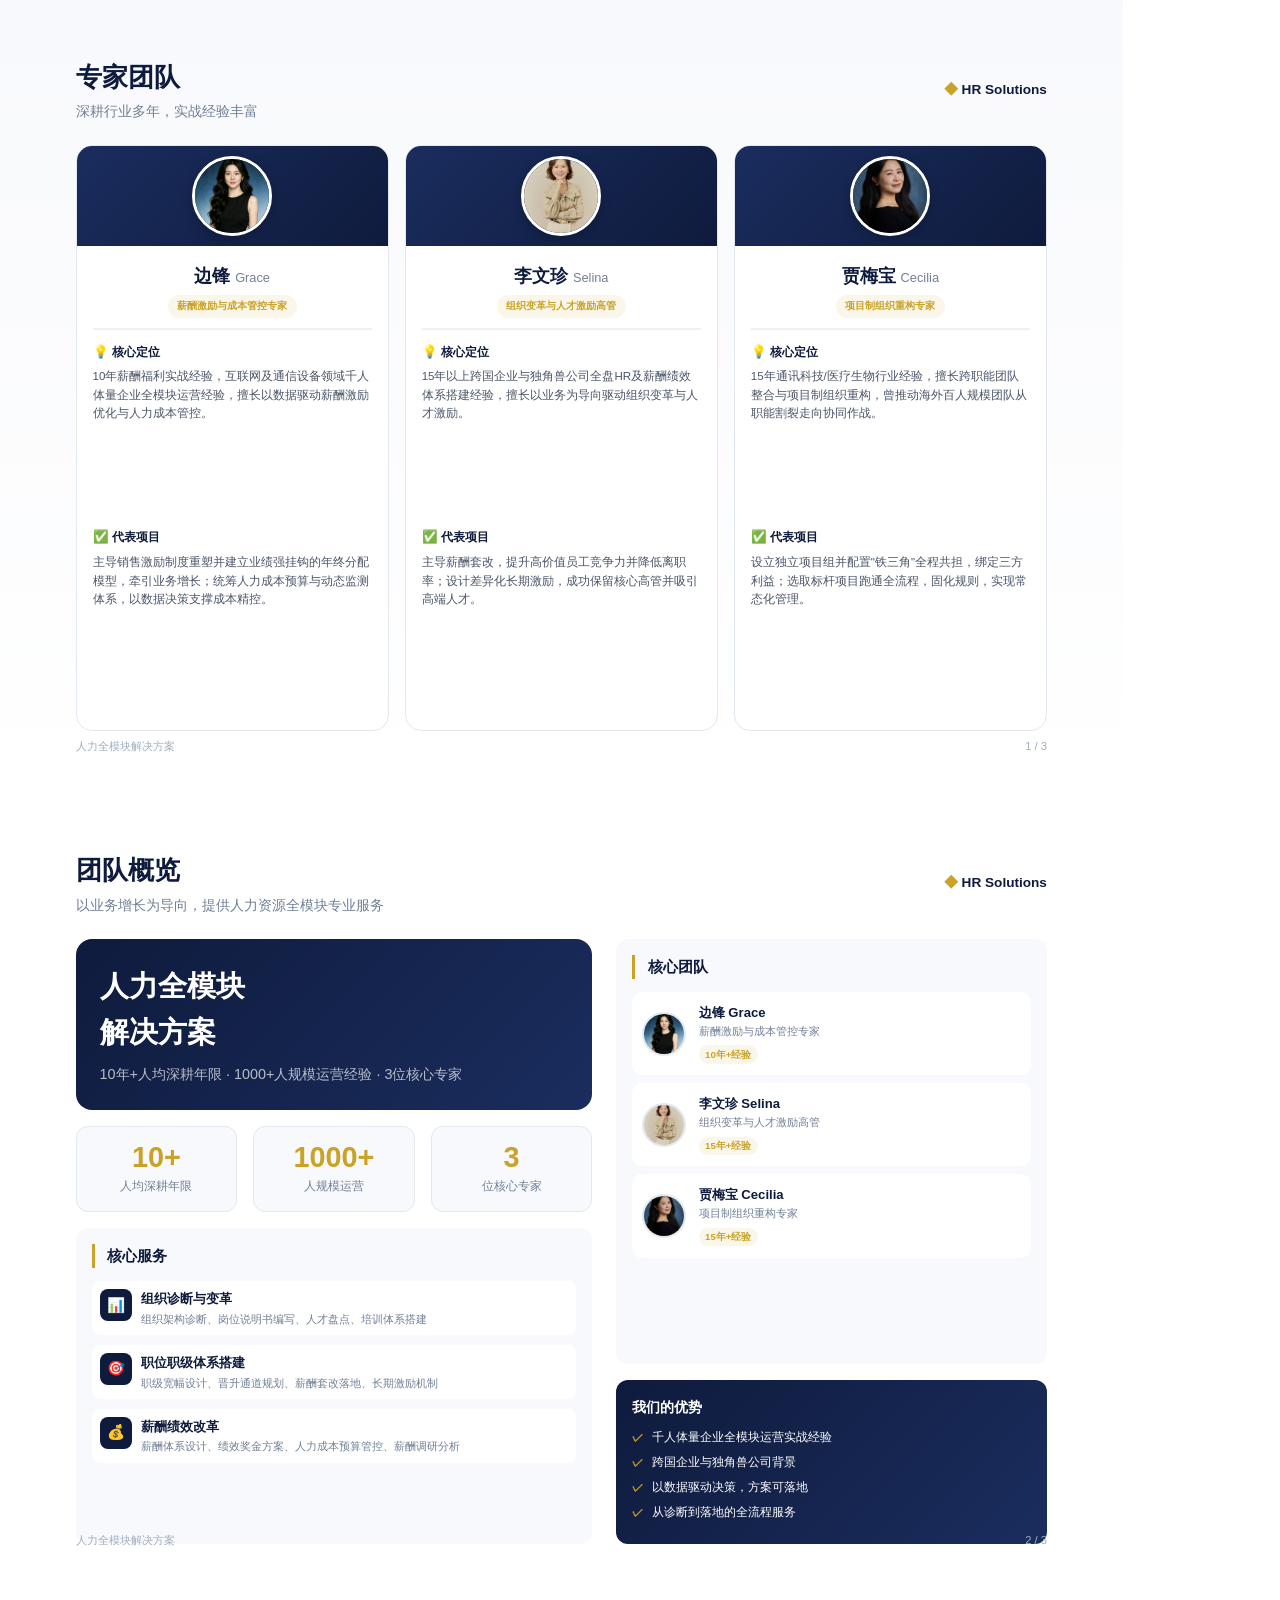
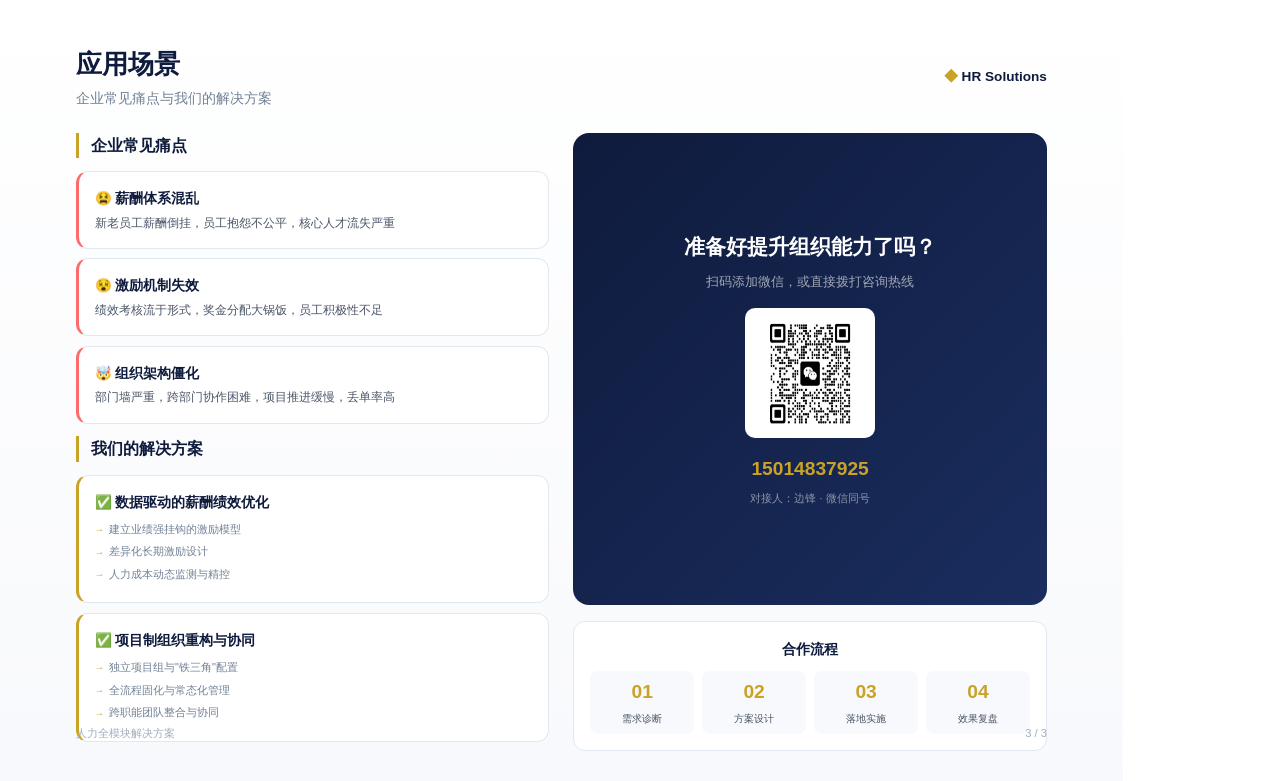
<file: ppt-brochure.html>
<!DOCTYPE html>
<html lang="zh-CN">
<head>
    <meta charset="UTF-8">
    <title>人力全模块解决方案 - PPT版</title>
    <style>
        @page {
            size: 297mm 210mm;
            margin: 0;
        }
        
        * {
            margin: 0;
            padding: 0;
            box-sizing: border-box;
        }
        
        body {
            font-family: -apple-system, BlinkMacSystemFont, 'Segoe UI', 'PingFang SC', 'Microsoft YaHei', sans-serif;
            color: #1a1a2e;
            line-height: 1.6;
            background: #fff;
        }
        
        .slide {
            width: 297mm;
            height: 210mm;
            padding: 15mm 20mm;
            position: relative;
            overflow: hidden;
            page-break-after: always;
        }
        
        .slide:last-child {
            page-break-after: auto;
        }
        
        /* ===== SLIDE 1: TEAM MEMBERS ===== */
        .slide-members {
            background: linear-gradient(180deg, #f8f9fc 0%, #fff 100%);
        }
        
        .slide-header {
            display: flex;
            justify-content: space-between;
            align-items: center;
            margin-bottom: 6mm;
        }
        
        .slide-header-left h2 {
            font-size: 1.6rem;
            font-weight: 700;
            color: #0f1b3d;
        }
        
        .slide-header-left p {
            font-size: 0.85rem;
            color: #718096;
            margin-top: 0.2rem;
        }
        
        .slide-logo {
            font-size: 0.85rem;
            font-weight: 700;
            color: #0f1b3d;
            display: flex;
            align-items: center;
            gap: 0.2rem;
        }
        
        .slide-logo-icon {
            color: #c9a227;
        }
        
        .members-grid {
            display: grid;
            grid-template-columns: repeat(3, 1fr);
            gap: 1rem;
            height: calc(100% - 25mm);
        }
        
        .member-card {
            background: white;
            border-radius: 16px;
            border: 1px solid #e2e8f0;
            overflow: hidden;
            display: flex;
            flex-direction: column;
        }
        
        .member-photo {
            height: 100px;
            background: linear-gradient(135deg, #1a2d5e, #0f1b3d);
            display: flex;
            align-items: center;
            justify-content: center;
            position: relative;
            overflow: hidden;
        }
        
        .member-photo img {
            width: 80px;
            height: 80px;
            border-radius: 50%;
            border: 3px solid white;
            object-fit: cover;
            box-shadow: 0 4px 12px rgba(0,0,0,0.2);
        }
        
        .member-content {
            padding: 1rem;
            flex: 1;
            display: flex;
            flex-direction: column;
        }
        
        .member-name {
            text-align: center;
            margin-bottom: 0.8rem;
            padding-bottom: 0.6rem;
            border-bottom: 2px solid #f0f0f0;
        }
        
        .member-name h3 {
            font-size: 1.1rem;
            font-weight: 700;
            color: #0f1b3d;
        }
        
        .member-name .en {
            font-size: 0.8rem;
            color: #718096;
            font-weight: 400;
        }
        
        .member-badge {
            display: inline-block;
            padding: 0.2rem 0.6rem;
            background: rgba(201, 162, 39, 0.1);
            color: #c9a227;
            border-radius: 50px;
            font-size: 0.65rem;
            font-weight: 600;
            margin-top: 0.3rem;
        }
        
        .member-section {
            margin-bottom: 0.6rem;
            flex: 1;
        }
        
        .member-section h4 {
            font-size: 0.78rem;
            font-weight: 600;
            color: #0f1b3d;
            margin-bottom: 0.3rem;
            display: flex;
            align-items: center;
            gap: 0.3rem;
        }
        
        .member-section p {
            font-size: 0.72rem;
            color: #4a5568;
            line-height: 1.6;
        }
        
        .slide-footer {
            position: absolute;
            bottom: 10mm;
            left: 20mm;
            right: 20mm;
            display: flex;
            justify-content: space-between;
            align-items: center;
            color: #a0aec0;
            font-size: 0.7rem;
        }
        
        /* ===== SLIDE 2: TEAM OVERVIEW ===== */
        .slide-overview {
            background: #fff;
        }
        
        .overview-content {
            display: grid;
            grid-template-columns: 1.2fr 1fr;
            gap: 1.5rem;
            height: calc(100% - 20mm);
        }
        
        .overview-left {
            display: flex;
            flex-direction: column;
            gap: 1rem;
        }
        
        .overview-title-box {
            background: linear-gradient(135deg, #0f1b3d 0%, #1a2d5e 100%);
            border-radius: 16px;
            padding: 1.5rem;
            color: white;
        }
        
        .overview-title-box h2 {
            font-size: 1.8rem;
            font-weight: 800;
            margin-bottom: 0.5rem;
        }
        
        .overview-title-box p {
            font-size: 0.9rem;
            color: rgba(255,255,255,0.7);
            line-height: 1.6;
        }
        
        .overview-stats {
            display: flex;
            gap: 1rem;
        }
        
        .overview-stat {
            flex: 1;
            background: #f8f9fc;
            border-radius: 12px;
            padding: 1rem;
            text-align: center;
            border: 1px solid #e2e8f0;
        }
        
        .overview-stat-num {
            font-size: 1.8rem;
            font-weight: 800;
            color: #c9a227;
            line-height: 1;
        }
        
        .overview-stat-label {
            font-size: 0.72rem;
            color: #718096;
            margin-top: 0.3rem;
        }
        
        .overview-services {
            background: #f8f9fc;
            border-radius: 12px;
            padding: 1rem;
            flex: 1;
        }
        
        .overview-services h3 {
            font-size: 0.95rem;
            font-weight: 700;
            color: #0f1b3d;
            margin-bottom: 0.8rem;
            padding-left: 0.8rem;
            border-left: 3px solid #c9a227;
        }
        
        .service-row {
            display: flex;
            align-items: flex-start;
            gap: 0.6rem;
            margin-bottom: 0.6rem;
            padding: 0.5rem;
            background: white;
            border-radius: 8px;
        }
        
        .service-row-icon {
            width: 32px;
            height: 32px;
            background: #0f1b3d;
            border-radius: 8px;
            display: flex;
            align-items: center;
            justify-content: center;
            color: white;
            font-size: 0.9rem;
            flex-shrink: 0;
        }
        
        .service-row h4 {
            font-size: 0.8rem;
            font-weight: 600;
            color: #0f1b3d;
            margin-bottom: 0.15rem;
        }
        
        .service-row p {
            font-size: 0.68rem;
            color: #718096;
            line-height: 1.4;
        }
        
        .overview-right {
            display: flex;
            flex-direction: column;
            gap: 1rem;
        }
        
        .team-showcase {
            background: #f8f9fc;
            border-radius: 12px;
            padding: 1rem;
            flex: 1;
        }
        
        .team-showcase h3 {
            font-size: 0.95rem;
            font-weight: 700;
            color: #0f1b3d;
            margin-bottom: 0.8rem;
            padding-left: 0.8rem;
            border-left: 3px solid #c9a227;
        }
        
        .team-showcase-item {
            display: flex;
            align-items: center;
            gap: 0.8rem;
            padding: 0.6rem;
            background: white;
            border-radius: 10px;
            margin-bottom: 0.5rem;
        }
        
        .team-showcase-item img {
            width: 44px;
            height: 44px;
            border-radius: 50%;
            object-fit: cover;
            border: 2px solid #e2e8f0;
        }
        
        .team-showcase-item h4 {
            font-size: 0.82rem;
            font-weight: 600;
            color: #0f1b3d;
        }
        
        .team-showcase-item p {
            font-size: 0.68rem;
            color: #718096;
        }
        
        .team-showcase-item .tag {
            display: inline-block;
            padding: 0.1rem 0.4rem;
            background: rgba(201, 162, 39, 0.1);
            color: #c9a227;
            border-radius: 50px;
            font-size: 0.6rem;
            font-weight: 600;
            margin-top: 0.2rem;
        }
        
        .advantage-box {
            background: linear-gradient(135deg, #0f1b3d, #1a2d5e);
            border-radius: 12px;
            padding: 1rem;
            color: white;
        }
        
        .advantage-box h3 {
            font-size: 0.9rem;
            font-weight: 700;
            margin-bottom: 0.6rem;
        }
        
        .advantage-item {
            display: flex;
            align-items: center;
            gap: 0.5rem;
            margin-bottom: 0.4rem;
            font-size: 0.72rem;
        }
        
        .advantage-item::before {
            content: '✓';
            color: #c9a227;
            font-weight: 700;
        }
        
        /* ===== SLIDE 3: SCENARIOS + CONTACT ===== */
        .slide-scenarios {
            background: linear-gradient(180deg, #fff 0%, #f8f9fc 100%);
        }
        
        .scenarios-content {
            display: grid;
            grid-template-columns: 1fr 1fr;
            gap: 1.5rem;
            height: calc(100% - 20mm);
        }
        
        .scenarios-left h3 {
            font-size: 1rem;
            font-weight: 700;
            color: #0f1b3d;
            margin-bottom: 0.8rem;
            padding-left: 0.8rem;
            border-left: 3px solid #c9a227;
        }
        
        .scenario-card {
            background: white;
            border-radius: 12px;
            padding: 1rem;
            margin-bottom: 0.6rem;
            border: 1px solid #e2e8f0;
            border-left: 3px solid #ff6b6b;
        }
        
        .scenario-card.solution {
            border-left-color: #c9a227;
        }
        
        .scenario-card h4 {
            font-size: 0.85rem;
            font-weight: 600;
            color: #0f1b3d;
            margin-bottom: 0.3rem;
        }
        
        .scenario-card p {
            font-size: 0.72rem;
            color: #4a5568;
            line-height: 1.5;
        }
        
        .scenario-card ul {
            list-style: none;
            margin-top: 0.3rem;
        }
        
        .scenario-card li {
            font-size: 0.7rem;
            color: #718096;
            padding: 0.15rem 0;
            display: flex;
            align-items: center;
            gap: 0.3rem;
        }
        
        .scenario-card li::before {
            content: '→';
            color: #c9a227;
            font-size: 0.6rem;
        }
        
        .scenarios-right {
            display: flex;
            flex-direction: column;
            gap: 1rem;
        }
        
        .contact-box-2 {
            background: linear-gradient(135deg, #0f1b3d 0%, #1a2d5e 100%);
            border-radius: 16px;
            padding: 1.5rem;
            color: white;
            text-align: center;
            flex: 1;
            display: flex;
            flex-direction: column;
            justify-content: center;
            align-items: center;
        }
        
        .contact-box-2 h3 {
            font-size: 1.3rem;
            font-weight: 700;
            margin-bottom: 0.5rem;
        }
        
        .contact-box-2 p {
            color: rgba(255,255,255,0.6);
            font-size: 0.8rem;
            margin-bottom: 1rem;
        }
        
        .contact-box-2 img {
            width: 130px;
            height: 130px;
            border-radius: 10px;
            background: white;
            padding: 6px;
            margin-bottom: 0.5rem;
        }
        
        .contact-box-2 .phone {
            font-size: 1.2rem;
            font-weight: 700;
            color: #c9a227;
            margin-top: 0.5rem;
        }
        
        .contact-box-2 .contact-label {
            font-size: 0.7rem;
            color: rgba(255,255,255,0.5);
            margin-top: 0.3rem;
        }
        
        .process-mini {
            background: white;
            border-radius: 12px;
            padding: 1rem;
            border: 1px solid #e2e8f0;
        }
        
        .process-mini h3 {
            font-size: 0.9rem;
            font-weight: 700;
            color: #0f1b3d;
            margin-bottom: 0.6rem;
            text-align: center;
        }
        
        .process-mini-flow {
            display: flex;
            justify-content: space-between;
            gap: 0.5rem;
        }
        
        .process-mini-step {
            flex: 1;
            text-align: center;
            padding: 0.4rem;
            background: #f8f9fc;
            border-radius: 8px;
        }
        
        .process-mini-step .num {
            font-size: 1.2rem;
            font-weight: 800;
            color: #c9a227;
        }
        
        .process-mini-step .text {
            font-size: 0.65rem;
            color: #4a5568;
            margin-top: 0.2rem;
        }
    </style>
</head>
<body>
    <!-- SLIDE 1: Three Members -->
    <div class="slide slide-members">
        <div class="slide-header">
            <div class="slide-header-left">
                <h2>专家团队</h2>
                <p>深耕行业多年，实战经验丰富</p>
            </div>
            <div class="slide-logo">
                <span class="slide-logo-icon">◆</span> HR Solutions
            </div>
        </div>
        
        <div class="members-grid">
            <div class="member-card">
                <div class="member-photo">
                    <img src="images/bianfeng.jpg" alt="边锋">
                </div>
                <div class="member-content">
                    <div class="member-name">
                        <h3>边锋 <span class="en">Grace</span></h3>
                        <span class="member-badge">薪酬激励与成本管控专家</span>
                    </div>
                    <div class="member-section">
                        <h4>💡 核心定位</h4>
                        <p>10年薪酬福利实战经验，互联网及通信设备领域千人体量企业全模块运营经验，擅长以数据驱动薪酬激励优化与人力成本管控。</p>
                    </div>
                    <div class="member-section">
                        <h4>✅ 代表项目</h4>
                        <p>主导销售激励制度重塑并建立业绩强挂钩的年终分配模型，牵引业务增长；统筹人力成本预算与动态监测体系，以数据决策支撑成本精控。</p>
                    </div>
                </div>
            </div>
            
            <div class="member-card">
                <div class="member-photo">
                    <img src="images/grace.jpg" alt="李文珍">
                </div>
                <div class="member-content">
                    <div class="member-name">
                        <h3>李文珍 <span class="en">Selina</span></h3>
                        <span class="member-badge">组织变革与人才激励高管</span>
                    </div>
                    <div class="member-section">
                        <h4>💡 核心定位</h4>
                        <p>15年以上跨国企业与独角兽公司全盘HR及薪酬绩效体系搭建经验，擅长以业务为导向驱动组织变革与人才激励。</p>
                    </div>
                    <div class="member-section">
                        <h4>✅ 代表项目</h4>
                        <p>主导薪酬套改，提升高价值员工竞争力并降低离职率；设计差异化长期激励，成功保留核心高管并吸引高端人才。</p>
                    </div>
                </div>
            </div>
            
            <div class="member-card">
                <div class="member-photo">
                    <img src="images/selina.jpg" alt="贾梅宝">
                </div>
                <div class="member-content">
                    <div class="member-name">
                        <h3>贾梅宝 <span class="en">Cecilia</span></h3>
                        <span class="member-badge">项目制组织重构专家</span>
                    </div>
                    <div class="member-section">
                        <h4>💡 核心定位</h4>
                        <p>15年通讯科技/医疗生物行业经验，擅长跨职能团队整合与项目制组织重构，曾推动海外百人规模团队从职能割裂走向协同作战。</p>
                    </div>
                    <div class="member-section">
                        <h4>✅ 代表项目</h4>
                        <p>设立独立项目组并配置"铁三角"全程共担，绑定三方利益；选取标杆项目跑通全流程，固化规则，实现常态化管理。</p>
                    </div>
                </div>
            </div>
        </div>
        
        <div class="slide-footer">
            <span>人力全模块解决方案</span>
            <span>1 / 3</span>
        </div>
    </div>
    
    <!-- SLIDE 2: Team Overview -->
    <div class="slide slide-overview">
        <div class="slide-header">
            <div class="slide-header-left">
                <h2>团队概览</h2>
                <p>以业务增长为导向，提供人力资源全模块专业服务</p>
            </div>
            <div class="slide-logo">
                <span class="slide-logo-icon">◆</span> HR Solutions
            </div>
        </div>
        
        <div class="overview-content">
            <div class="overview-left">
                <div class="overview-title-box">
                    <h2>人力全模块<br>解决方案</h2>
                    <p>10年+人均深耕年限 · 1000+人规模运营经验 · 3位核心专家</p>
                </div>
                
                <div class="overview-stats">
                    <div class="overview-stat">
                        <div class="overview-stat-num">10+</div>
                        <div class="overview-stat-label">人均深耕年限</div>
                    </div>
                    <div class="overview-stat">
                        <div class="overview-stat-num">1000+</div>
                        <div class="overview-stat-label">人规模运营</div>
                    </div>
                    <div class="overview-stat">
                        <div class="overview-stat-num">3</div>
                        <div class="overview-stat-label">位核心专家</div>
                    </div>
                </div>
                
                <div class="overview-services">
                    <h3>核心服务</h3>
                    <div class="service-row">
                        <div class="service-row-icon">📊</div>
                        <div>
                            <h4>组织诊断与变革</h4>
                            <p>组织架构诊断、岗位说明书编写、人才盘点、培训体系搭建</p>
                        </div>
                    </div>
                    <div class="service-row">
                        <div class="service-row-icon">🎯</div>
                        <div>
                            <h4>职位职级体系搭建</h4>
                            <p>职级宽幅设计、晋升通道规划、薪酬套改落地、长期激励机制</p>
                        </div>
                    </div>
                    <div class="service-row">
                        <div class="service-row-icon">💰</div>
                        <div>
                            <h4>薪酬绩效改革</h4>
                            <p>薪酬体系设计、绩效奖金方案、人力成本预算管控、薪酬调研分析</p>
                        </div>
                    </div>
                </div>
            </div>
            
            <div class="overview-right">
                <div class="team-showcase">
                    <h3>核心团队</h3>
                    <div class="team-showcase-item">
                        <img src="images/bianfeng.jpg" alt="边锋">
                        <div>
                            <h4>边锋 Grace</h4>
                            <p>薪酬激励与成本管控专家</p>
                            <span class="tag">10年+经验</span>
                        </div>
                    </div>
                    <div class="team-showcase-item">
                        <img src="images/grace.jpg" alt="李文珍">
                        <div>
                            <h4>李文珍 Selina</h4>
                            <p>组织变革与人才激励高管</p>
                            <span class="tag">15年+经验</span>
                        </div>
                    </div>
                    <div class="team-showcase-item">
                        <img src="images/selina.jpg" alt="贾梅宝">
                        <div>
                            <h4>贾梅宝 Cecilia</h4>
                            <p>项目制组织重构专家</p>
                            <span class="tag">15年+经验</span>
                        </div>
                    </div>
                </div>
                
                <div class="advantage-box">
                    <h3>我们的优势</h3>
                    <div class="advantage-item">千人体量企业全模块运营实战经验</div>
                    <div class="advantage-item">跨国企业与独角兽公司背景</div>
                    <div class="advantage-item">以数据驱动决策，方案可落地</div>
                    <div class="advantage-item">从诊断到落地的全流程服务</div>
                </div>
            </div>
        </div>
        
        <div class="slide-footer">
            <span>人力全模块解决方案</span>
            <span>2 / 3</span>
        </div>
    </div>
    
    <!-- SLIDE 3: Scenarios + Contact -->
    <div class="slide slide-scenarios">
        <div class="slide-header">
            <div class="slide-header-left">
                <h2>应用场景</h2>
                <p>企业常见痛点与我们的解决方案</p>
            </div>
            <div class="slide-logo">
                <span class="slide-logo-icon">◆</span> HR Solutions
            </div>
        </div>
        
        <div class="scenarios-content">
            <div class="scenarios-left">
                <h3>企业常见痛点</h3>
                <div class="scenario-card">
                    <h4>😫 薪酬体系混乱</h4>
                    <p>新老员工薪酬倒挂，员工抱怨不公平，核心人才流失严重</p>
                </div>
                <div class="scenario-card">
                    <h4>😵 激励机制失效</h4>
                    <p>绩效考核流于形式，奖金分配大锅饭，员工积极性不足</p>
                </div>
                <div class="scenario-card">
                    <h4>🤯 组织架构僵化</h4>
                    <p>部门墙严重，跨部门协作困难，项目推进缓慢，丢单率高</p>
                </div>
                
                <h3 style="margin-top: 0.8rem;">我们的解决方案</h3>
                <div class="scenario-card solution">
                    <h4>✅ 数据驱动的薪酬绩效优化</h4>
                    <ul>
                        <li>建立业绩强挂钩的激励模型</li>
                        <li>差异化长期激励设计</li>
                        <li>人力成本动态监测与精控</li>
                    </ul>
                </div>
                <div class="scenario-card solution">
                    <h4>✅ 项目制组织重构与协同</h4>
                    <ul>
                        <li>独立项目组与"铁三角"配置</li>
                        <li>全流程固化与常态化管理</li>
                        <li>跨职能团队整合与协同</li>
                    </ul>
                </div>
            </div>
            
            <div class="scenarios-right">
                <div class="contact-box-2">
                    <h3>准备好提升组织能力了吗？</h3>
                    <p>扫码添加微信，或直接拨打咨询热线</p>
                    <img src="images/qrcode.jpg" alt="微信二维码">
                    <div class="phone">15014837925</div>
                    <div class="contact-label">对接人：边锋 · 微信同号</div>
                </div>
                
                <div class="process-mini">
                    <h3>合作流程</h3>
                    <div class="process-mini-flow">
                        <div class="process-mini-step">
                            <div class="num">01</div>
                            <div class="text">需求诊断</div>
                        </div>
                        <div class="process-mini-step">
                            <div class="num">02</div>
                            <div class="text">方案设计</div>
                        </div>
                        <div class="process-mini-step">
                            <div class="num">03</div>
                            <div class="text">落地实施</div>
                        </div>
                        <div class="process-mini-step">
                            <div class="num">04</div>
                            <div class="text">效果复盘</div>
                        </div>
                    </div>
                </div>
            </div>
        </div>
        
        <div class="slide-footer">
            <span>人力全模块解决方案</span>
            <span>3 / 3</span>
        </div>
    </div>
</body>
</html>
</file>
<file: css/style.css>
:root {
    --primary: #0f1b3d;
    --primary-light: #1a2d5e;
    --primary-dark: #0a1230;
    --accent: #c9a227;
    --accent-light: #e0bc4e;
    --accent-glow: rgba(201, 162, 39, 0.15);
    --text: #1a1a2e;
    --text-light: #4a5568;
    --text-muted: #718096;
    --bg: #f8f9fc;
    --bg-white: #ffffff;
    --bg-card: #ffffff;
    --border: #e2e8f0;
    --shadow-sm: 0 1px 3px rgba(0,0,0,0.05);
    --shadow: 0 4px 6px -1px rgba(0,0,0,0.08), 0 2px 4px -2px rgba(0,0,0,0.06);
    --shadow-lg: 0 20px 25px -5px rgba(0,0,0,0.1), 0 8px 10px -6px rgba(0,0,0,0.08);
    --shadow-accent: 0 10px 40px -10px rgba(201, 162, 39, 0.25);
    --radius: 16px;
    --radius-sm: 8px;
    --transition: 0.3s cubic-bezier(0.4, 0, 0.2, 1);
    --transition-slow: 0.5s cubic-bezier(0.4, 0, 0.2, 1);
}

* {
    margin: 0;
    padding: 0;
    box-sizing: border-box;
}

html {
    scroll-behavior: smooth;
    font-size: 16px;
}

body {
    font-family: -apple-system, BlinkMacSystemFont, 'Segoe UI', 'PingFang SC', 'Hiragino Sans GB', 'Microsoft YaHei', sans-serif;
    color: var(--text);
    background: var(--bg-white);
    line-height: 1.7;
    -webkit-font-smoothing: antialiased;
    overflow-x: hidden;
}

/* ===== NAVBAR ===== */
.navbar {
    position: fixed;
    top: 0;
    left: 0;
    width: 100%;
    z-index: 1000;
    transition: all var(--transition);
    padding: 1rem 0;
}

.navbar.scrolled {
    background: rgba(255, 255, 255, 0.92);
    backdrop-filter: blur(20px);
    -webkit-backdrop-filter: blur(20px);
    box-shadow: var(--shadow-sm);
    padding: 0.75rem 0;
}

.nav-container {
    max-width: 1200px;
    margin: 0 auto;
    padding: 0 2rem;
    display: flex;
    justify-content: space-between;
    align-items: center;
}

.nav-logo {
    font-size: 1.3rem;
    font-weight: 700;
    color: white;
    text-decoration: none;
    display: flex;
    align-items: center;
    gap: 0.5rem;
    transition: color var(--transition);
}

.navbar.scrolled .nav-logo {
    color: var(--primary);
}

.logo-icon {
    color: var(--accent);
    font-size: 1.1rem;
}

.menu-toggle {
    display: none;
    flex-direction: column;
    gap: 5px;
    background: none;
    border: none;
    cursor: pointer;
    padding: 0.5rem;
}

.menu-toggle span {
    width: 24px;
    height: 2px;
    background: white;
    transition: all var(--transition);
    border-radius: 2px;
}

.navbar.scrolled .menu-toggle span {
    background: var(--primary);
}

.nav-menu {
    display: flex;
    gap: 2.5rem;
    list-style: none;
    align-items: center;
}

.nav-menu a {
    color: rgba(255, 255, 255, 0.85);
    text-decoration: none;
    font-weight: 500;
    font-size: 0.95rem;
    transition: color var(--transition);
    position: relative;
    padding: 0.5rem 0;
}

.navbar.scrolled .nav-menu a {
    color: var(--text-light);
}

.nav-menu a:hover {
    color: var(--accent);
}

.nav-menu a::after {
    content: '';
    position: absolute;
    bottom: 0;
    left: 0;
    width: 0;
    height: 2px;
    background: var(--accent);
    transition: width var(--transition);
}

.nav-menu a:hover::after {
    width: 100%;
}

.nav-cta {
    background: var(--accent) !important;
    color: var(--primary-dark) !important;
    padding: 0.6rem 1.5rem !important;
    border-radius: 50px;
    font-weight: 600 !important;
    transition: all var(--transition) !important;
}

.nav-cta:hover {
    background: var(--accent-light) !important;
    transform: translateY(-2px);
    box-shadow: var(--shadow-accent);
}

.nav-cta::after {
    display: none !important;
}

/* ===== HERO ===== */
.hero {
    min-height: 100vh;
    display: flex;
    align-items: center;
    justify-content: center;
    position: relative;
    overflow: hidden;
    padding: 6rem 2rem 4rem;
    background: var(--primary);
}

.hero-bg {
    position: absolute;
    inset: 0;
    background: linear-gradient(135deg, var(--primary) 0%, var(--primary-light) 50%, var(--primary-dark) 100%);
    z-index: 0;
}

.hero-pattern {
    position: absolute;
    inset: 0;
    background-image: 
        radial-gradient(circle at 20% 80%, rgba(201, 162, 39, 0.08) 0%, transparent 50%),
        radial-gradient(circle at 80% 20%, rgba(45, 90, 245, 0.08) 0%, transparent 50%);
    z-index: 1;
}

.hero-content {
    position: relative;
    z-index: 2;
    max-width: 900px;
    text-align: center;
}

.hero-badge {
    display: inline-block;
    padding: 0.5rem 1.5rem;
    border: 1px solid rgba(201, 162, 39, 0.4);
    border-radius: 50px;
    color: var(--accent);
    font-size: 0.85rem;
    font-weight: 500;
    letter-spacing: 0.1em;
    margin-bottom: 2rem;
    animation: fadeInDown 0.8s ease-out;
}

.hero-title {
    font-size: clamp(1.5rem, calc((100vw - 2rem) / 12), 4.5rem);
    font-weight: 800;
    color: white;
    line-height: 1.15;
    margin-bottom: 1.5rem;
    letter-spacing: -0.03em;
    animation: fadeInUp 0.8s ease-out 0.2s both;
    white-space: nowrap;
}

.hero-subtitle {
    font-size: clamp(1rem, 2vw, 1.25rem);
    color: rgba(255, 255, 255, 0.7);
    max-width: 600px;
    margin: 0 auto 2.5rem;
    line-height: 1.8;
    animation: fadeInUp 0.8s ease-out 0.4s both;
}

.hero-cta {
    display: flex;
    gap: 1rem;
    justify-content: center;
    margin-bottom: 4rem;
    animation: fadeInUp 0.8s ease-out 0.6s both;
}

.btn {
    display: inline-flex;
    align-items: center;
    gap: 0.5rem;
    padding: 0.875rem 2rem;
    border-radius: 50px;
    font-weight: 600;
    font-size: 0.95rem;
    text-decoration: none;
    transition: all var(--transition);
    cursor: pointer;
    border: none;
}

.btn-primary {
    background: var(--accent);
    color: var(--primary-dark);
    box-shadow: 0 4px 20px rgba(201, 162, 39, 0.3);
}

.btn-primary:hover {
    background: var(--accent-light);
    transform: translateY(-3px);
    box-shadow: 0 8px 30px rgba(201, 162, 39, 0.4);
}

.btn-secondary {
    background: transparent;
    color: white;
    border: 1px solid rgba(255, 255, 255, 0.3);
}

.btn-secondary:hover {
    background: rgba(255, 255, 255, 0.1);
    border-color: rgba(255, 255, 255, 0.5);
    transform: translateY(-3px);
}

.hero-stats {
    display: flex;
    justify-content: center;
    gap: 4rem;
    animation: fadeInUp 0.8s ease-out 0.8s both;
}

.stat-item {
    text-align: center;
}

.stat-number {
    display: block;
    font-size: 2.5rem;
    font-weight: 800;
    color: var(--accent);
    line-height: 1;
}

.stat-label {
    display: block;
    font-size: 0.85rem;
    color: rgba(255, 255, 255, 0.6);
    margin-top: 0.5rem;
    letter-spacing: 0.05em;
}

.hero-scroll {
    position: absolute;
    bottom: 2rem;
    left: 50%;
    transform: translateX(-50%);
    display: flex;
    flex-direction: column;
    align-items: center;
    gap: 0.5rem;
    color: rgba(255, 255, 255, 0.5);
    font-size: 0.75rem;
    letter-spacing: 0.1em;
    animation: fadeIn 1s ease-out 1.2s both;
}

.scroll-arrow {
    width: 1px;
    height: 40px;
    background: linear-gradient(to bottom, rgba(255,255,255,0.5), transparent);
    animation: scrollBounce 2s infinite;
}

/* ===== SECTIONS COMMON ===== */
.container {
    max-width: 1200px;
    margin: 0 auto;
    padding: 0 2rem;
}

.section-header {
    text-align: center;
    max-width: 700px;
    margin: 0 auto 4rem;
}

.section-tag {
    display: inline-block;
    padding: 0.4rem 1.2rem;
    background: var(--accent-glow);
    color: var(--accent);
    border-radius: 50px;
    font-size: 0.85rem;
    font-weight: 600;
    letter-spacing: 0.05em;
    margin-bottom: 1rem;
}

.section-title {
    font-size: clamp(1.8rem, 3.5vw, 2.5rem);
    font-weight: 700;
    color: var(--primary);
    margin-bottom: 1rem;
    line-height: 1.3;
}

.section-desc {
    color: var(--text-muted);
    font-size: 1.05rem;
}

/* ===== SERVICES ===== */
.services {
    padding: 7rem 0;
    background: var(--bg);
}

.services-grid {
    display: grid;
    grid-template-columns: repeat(auto-fit, minmax(320px, 1fr));
    gap: 2rem;
}

.service-card {
    background: var(--bg-white);
    border-radius: var(--radius);
    padding: 2.5rem;
    position: relative;
    overflow: hidden;
    transition: all var(--transition);
    border: 1px solid var(--border);
    box-shadow: var(--shadow);
    opacity: 0;
    transform: translateY(30px);
}

.service-card.visible {
    opacity: 1;
    transform: translateY(0);
    transition: opacity 0.6s ease-out, transform 0.6s ease-out;
}

.service-card:hover {
    transform: translateY(-8px);
    box-shadow: var(--shadow-lg);
    border-color: var(--accent);
}

.service-icon {
    width: 56px;
    height: 56px;
    background: var(--primary);
    border-radius: var(--radius-sm);
    display: flex;
    align-items: center;
    justify-content: center;
    margin-bottom: 1.5rem;
    transition: all var(--transition);
}

.service-card:hover .service-icon {
    background: var(--accent);
    transform: scale(1.1) rotate(-5deg);
}

.service-icon svg {
    width: 28px;
    height: 28px;
    color: white;
    transition: color var(--transition);
}

.service-card h3 {
    font-size: 1.25rem;
    font-weight: 700;
    color: var(--primary);
    margin-bottom: 1.25rem;
}

.service-list {
    list-style: none;
}

.service-list li {
    padding: 0.6rem 0;
    color: var(--text-light);
    font-size: 0.95rem;
    display: flex;
    align-items: center;
    gap: 0.75rem;
    border-bottom: 1px solid var(--border);
}

.service-list li:last-child {
    border-bottom: none;
}

.service-list li::before {
    content: '→';
    color: var(--accent);
    font-weight: 700;
    font-size: 0.8rem;
}

/* ===== TEAM ===== */
.team {
    padding: 7rem 0;
    background: var(--bg-white);
}

.team-grid {
    display: flex;
    flex-direction: column;
    gap: 3rem;
    max-width: 900px;
    margin: 0 auto;
}

.team-card {
    display: grid;
    grid-template-columns: 280px 1fr;
    gap: 2.5rem;
    background: var(--bg-white);
    border-radius: var(--radius);
    overflow: hidden;
    box-shadow: var(--shadow);
    border: 1px solid var(--border);
    transition: all var(--transition);
    opacity: 0;
    transform: translateY(40px);
}

.team-card.visible {
    opacity: 1;
    transform: translateY(0);
    transition: opacity 0.7s ease-out, transform 0.7s ease-out;
}

.team-card:hover {
    box-shadow: var(--shadow-lg);
    border-color: rgba(201, 162, 39, 0.3);
}

.team-image {
    position: relative;
    overflow: hidden;
    min-height: 320px;
}

.team-image img,
.team-placeholder {
    width: 100%;
    height: 100%;
    object-fit: cover;
    display: block;
    transition: transform var(--transition-slow);
}

.team-card:hover .team-image img {
    transform: scale(1.05);
}

.team-image-overlay {
    position: absolute;
    inset: 0;
    background: linear-gradient(to bottom, transparent 40%, rgba(15, 27, 61, 0.6) 100%);
    transition: opacity var(--transition);
}

.team-card:hover .team-image-overlay {
    opacity: 0.8;
}

.team-placeholder {
    background: linear-gradient(135deg, var(--primary-light), var(--primary));
    display: flex;
    align-items: center;
    justify-content: center;
    color: white;
    font-size: 4rem;
    font-weight: 700;
}

.team-content {
    padding: 2.5rem 2rem 2.5rem 0;
    display: flex;
    flex-direction: column;
    gap: 1.5rem;
}

.team-header {
    padding-bottom: 1rem;
    border-bottom: 2px solid var(--bg);
}

.team-header h3 {
    font-size: 1.5rem;
    font-weight: 700;
    color: var(--primary);
    margin-bottom: 0.5rem;
}

.team-en {
    font-weight: 400;
    color: var(--text-muted);
    font-size: 1.1rem;
}

.team-badge {
    display: inline-block;
    padding: 0.35rem 1rem;
    background: var(--accent-glow);
    color: var(--accent);
    border-radius: 50px;
    font-size: 0.8rem;
    font-weight: 600;
}

.team-section {
    padding: 0.5rem 0;
}

.team-section h4 {
    font-size: 0.95rem;
    font-weight: 600;
    color: var(--primary);
    margin-bottom: 0.5rem;
    display: flex;
    align-items: center;
    gap: 0.5rem;
}

.section-icon {
    font-size: 1.1rem;
}

.team-section p {
    color: var(--text-light);
    font-size: 0.92rem;
    line-height: 1.8;
}

/* ===== PROCESS ===== */
.process {
    padding: 7rem 0;
    background: var(--bg);
}

.process-grid {
    display: grid;
    grid-template-columns: repeat(4, 1fr);
    gap: 1.5rem;
    position: relative;
}

.process-card {
    background: var(--bg-white);
    border-radius: var(--radius);
    padding: 2.5rem 2rem;
    text-align: center;
    position: relative;
    border: 1px solid var(--border);
    transition: all var(--transition);
    opacity: 0;
    transform: translateY(30px);
}

.process-card.visible {
    opacity: 1;
    transform: translateY(0);
    transition: opacity 0.6s ease-out, transform 0.6s ease-out;
}

.process-card:hover {
    transform: translateY(-5px);
    box-shadow: var(--shadow-lg);
    border-color: var(--accent);
}

.process-number {
    position: absolute;
    top: 1rem;
    right: 1rem;
    font-size: 3.5rem;
    font-weight: 800;
    color: rgba(15, 27, 61, 0.06);
    line-height: 1;
}

.process-icon {
    width: 64px;
    height: 64px;
    background: var(--primary);
    border-radius: 50%;
    display: flex;
    align-items: center;
    justify-content: center;
    margin: 0 auto 1.5rem;
    transition: all var(--transition);
}

.process-card:hover .process-icon {
    background: var(--accent);
    transform: scale(1.1);
}

.process-icon svg {
    width: 28px;
    height: 28px;
    color: white;
}

.process-card h3 {
    font-size: 1.2rem;
    font-weight: 700;
    color: var(--primary);
    margin-bottom: 0.75rem;
}

.process-card p {
    color: var(--text-muted);
    font-size: 0.9rem;
    line-height: 1.7;
}

.process-connector {
    display: none;
}

/* ===== CONTACT ===== */
.contact {
    padding: 7rem 0;
    position: relative;
    overflow: hidden;
    background: var(--primary);
}

.contact-bg {
    position: absolute;
    inset: 0;
    background: 
        radial-gradient(ellipse at 10% 50%, rgba(201, 162, 39, 0.08) 0%, transparent 50%),
        radial-gradient(ellipse at 90% 50%, rgba(45, 90, 245, 0.06) 0%, transparent 50%);
}

.contact-content {
    display: grid;
    grid-template-columns: 1fr 1fr;
    gap: 4rem;
    align-items: center;
    position: relative;
    z-index: 1;
}

.contact-info .section-tag {
    background: rgba(201, 162, 39, 0.15);
    color: var(--accent);
    border: 1px solid rgba(201, 162, 39, 0.3);
}

.contact-info h2 {
    font-size: clamp(1.8rem, 3.5vw, 2.5rem);
    font-weight: 700;
    color: white;
    margin: 1rem 0 1.5rem;
    line-height: 1.3;
}

.contact-info > p {
    color: rgba(255, 255, 255, 0.7);
    font-size: 1.05rem;
    line-height: 1.8;
    margin-bottom: 2.5rem;
}

.contact-details {
    display: flex;
    flex-direction: column;
    gap: 1.5rem;
}

.contact-item {
    display: flex;
    align-items: center;
    gap: 1rem;
}

.contact-icon {
    width: 48px;
    height: 48px;
    background: rgba(255, 255, 255, 0.08);
    border: 1px solid rgba(255, 255, 255, 0.1);
    border-radius: 12px;
    display: flex;
    align-items: center;
    justify-content: center;
    flex-shrink: 0;
    transition: all var(--transition);
}

.contact-icon:hover {
    background: rgba(201, 162, 39, 0.15);
    border-color: rgba(201, 162, 39, 0.3);
}

.contact-icon svg {
    width: 22px;
    height: 22px;
    color: var(--accent);
}

.contact-label {
    display: block;
    font-size: 0.8rem;
    color: rgba(255, 255, 255, 0.5);
    margin-bottom: 0.25rem;
    letter-spacing: 0.05em;
}

.contact-value {
    display: block;
    font-size: 1.1rem;
    color: white;
    font-weight: 600;
}

.contact-card {
    background: rgba(255, 255, 255, 0.05);
    border: 1px solid rgba(255, 255, 255, 0.1);
    border-radius: var(--radius);
    padding: 2.5rem;
    backdrop-filter: blur(10px);
    text-align: center;
    transition: all var(--transition);
    display: flex;
    align-items: center;
    justify-content: center;
}

.contact-card:hover {
    background: rgba(255, 255, 255, 0.08);
    border-color: rgba(201, 162, 39, 0.3);
    transform: translateY(-5px);
}

.contact-card-inner {
    display: flex;
    flex-direction: column;
    align-items: center;
    gap: 1.5rem;
}

.qrcode-img {
    width: 180px;
    height: 180px;
    border-radius: 12px;
    object-fit: cover;
    background: white;
    padding: 8px;
}

.qrcode-text {
    color: rgba(255, 255, 255, 0.7);
    font-size: 0.95rem;
    margin: 0;
}

.contact-card h3 {
    color: white;
    font-size: 1.5rem;
    font-weight: 700;
    margin-bottom: 1rem;
}

.contact-card p {
    color: rgba(255, 255, 255, 0.6);
    font-size: 0.95rem;
}

/* ===== FOOTER ===== */
.footer {
    background: var(--primary-dark);
    padding: 2.5rem 0;
}

.footer-content {
    display: flex;
    justify-content: space-between;
    align-items: center;
}

.footer-brand {
    display: flex;
    align-items: center;
    gap: 0.5rem;
    color: white;
    font-weight: 700;
    font-size: 1.1rem;
}

.footer-copy {
    color: rgba(255, 255, 255, 0.4);
    font-size: 0.85rem;
}

/* ===== ANIMATIONS ===== */
@keyframes fadeInUp {
    from {
        opacity: 0;
        transform: translateY(30px);
    }
    to {
        opacity: 1;
        transform: translateY(0);
    }
}

@keyframes fadeInDown {
    from {
        opacity: 0;
        transform: translateY(-20px);
    }
    to {
        opacity: 1;
        transform: translateY(0);
    }
}

@keyframes fadeIn {
    from {
        opacity: 0;
    }
    to {
        opacity: 1;
    }
}

@keyframes scrollBounce {
    0%, 100% {
        transform: translateY(0);
        opacity: 0.5;
    }
    50% {
        transform: translateY(10px);
        opacity: 1;
    }
}

/* ===== RESPONSIVE ===== */
@media (max-width: 1024px) {
    .process-grid {
        grid-template-columns: repeat(2, 1fr);
    }
    
    .team-card {
        grid-template-columns: 1fr;
    }
    
    .team-image {
        min-height: 250px;
    }
    
    .team-content {
        padding: 2rem;
    }
    
    .contact-content {
        grid-template-columns: 1fr;
        gap: 3rem;
    }
}

@media (max-width: 768px) {
    .menu-toggle {
        display: flex;
    }
    
    .nav-menu {
        position: fixed;
        top: 60px;
        left: 0;
        width: 100%;
        background: rgba(255, 255, 255, 0.98);
        backdrop-filter: blur(20px);
        flex-direction: column;
        padding: 2rem;
        gap: 1.5rem;
        transform: translateY(-150%);
        transition: transform var(--transition);
        box-shadow: var(--shadow-lg);
    }
    
    .nav-menu.active {
        transform: translateY(0);
    }
    
    .nav-menu a {
        color: var(--text) !important;
        font-size: 1.1rem;
    }
    
    .nav-cta {
        width: 100%;
        text-align: center;
        justify-content: center;
    }
    
    .hero {
        padding: 5rem 1rem 3rem;
    }
    
    .hero-cta {
        flex-direction: column;
        align-items: center;
    }
    
    .hero-stats {
        gap: 2rem;
    }
    
    .stat-number {
        font-size: 2rem;
    }
    
    .services-grid {
        grid-template-columns: 1fr;
    }
    
    .process-grid {
        grid-template-columns: 1fr;
    }
    
    .team-card {
        grid-template-columns: 1fr;
    }
    
    .contact-content {
        grid-template-columns: 1fr;
    }
    
    .footer-content {
        flex-direction: column;
        gap: 1rem;
        text-align: center;
    }
    
    .container {
        padding: 0 1.5rem;
    }
    
    .section-header {
        margin-bottom: 2.5rem;
    }
    
    .services, .team, .process, .contact {
        padding: 4rem 0;
    }
}

@media (max-width: 480px) {
    .hero-title {
        font-size: 1.5rem;
    }
    
    .hero-stats {
        gap: 1.5rem;
    }
    
    .stat-number {
        font-size: 1.8rem;
    }
    
    .team-card {
        grid-template-columns: 1fr;
    }
    
    .team-content {
        padding: 1.5rem;
    }
    
    .service-card {
        padding: 1.5rem;
    }
    
    .contact-card {
        padding: 2rem 1.5rem;
    }
}

/* ========== 新增：服务价值点睛 ========== */
.service-value {
    font-size: 0.92rem;
    color: var(--text-light);
    line-height: 1.6;
    margin-bottom: 1rem;
    padding: 0.75rem 1rem;
    background: var(--bg);
    border-radius: var(--radius-sm);
    border-left: 3px solid var(--accent);
}

/* ========== 新增：Hero 信任状 ========== */
.hero-trust {
    font-size: 0.85rem;
    color: rgba(255, 255, 255, 0.55);
    max-width: 700px;
    margin: 2rem auto 0;
    line-height: 1.7;
    animation: fadeInUp 0.8s ease-out 1s both;
}

/* ========== 新增：专家卡片简介 ========== */
.team-summary {
    font-size: 0.92rem;
    color: var(--text-light);
    line-height: 1.6;
    margin-top: 0.75rem;
    padding: 0.6rem 0;
    border-top: 1px solid var(--bg);
}

/* ========== 响应式(手机端) ========== */

@media (max-width: 768px) {
    .hero-trust {
        font-size: 0.78rem;
        padding: 0 1rem;
    }
    .team-summary {
        font-size: 0.85rem;
    }
}
</file>
